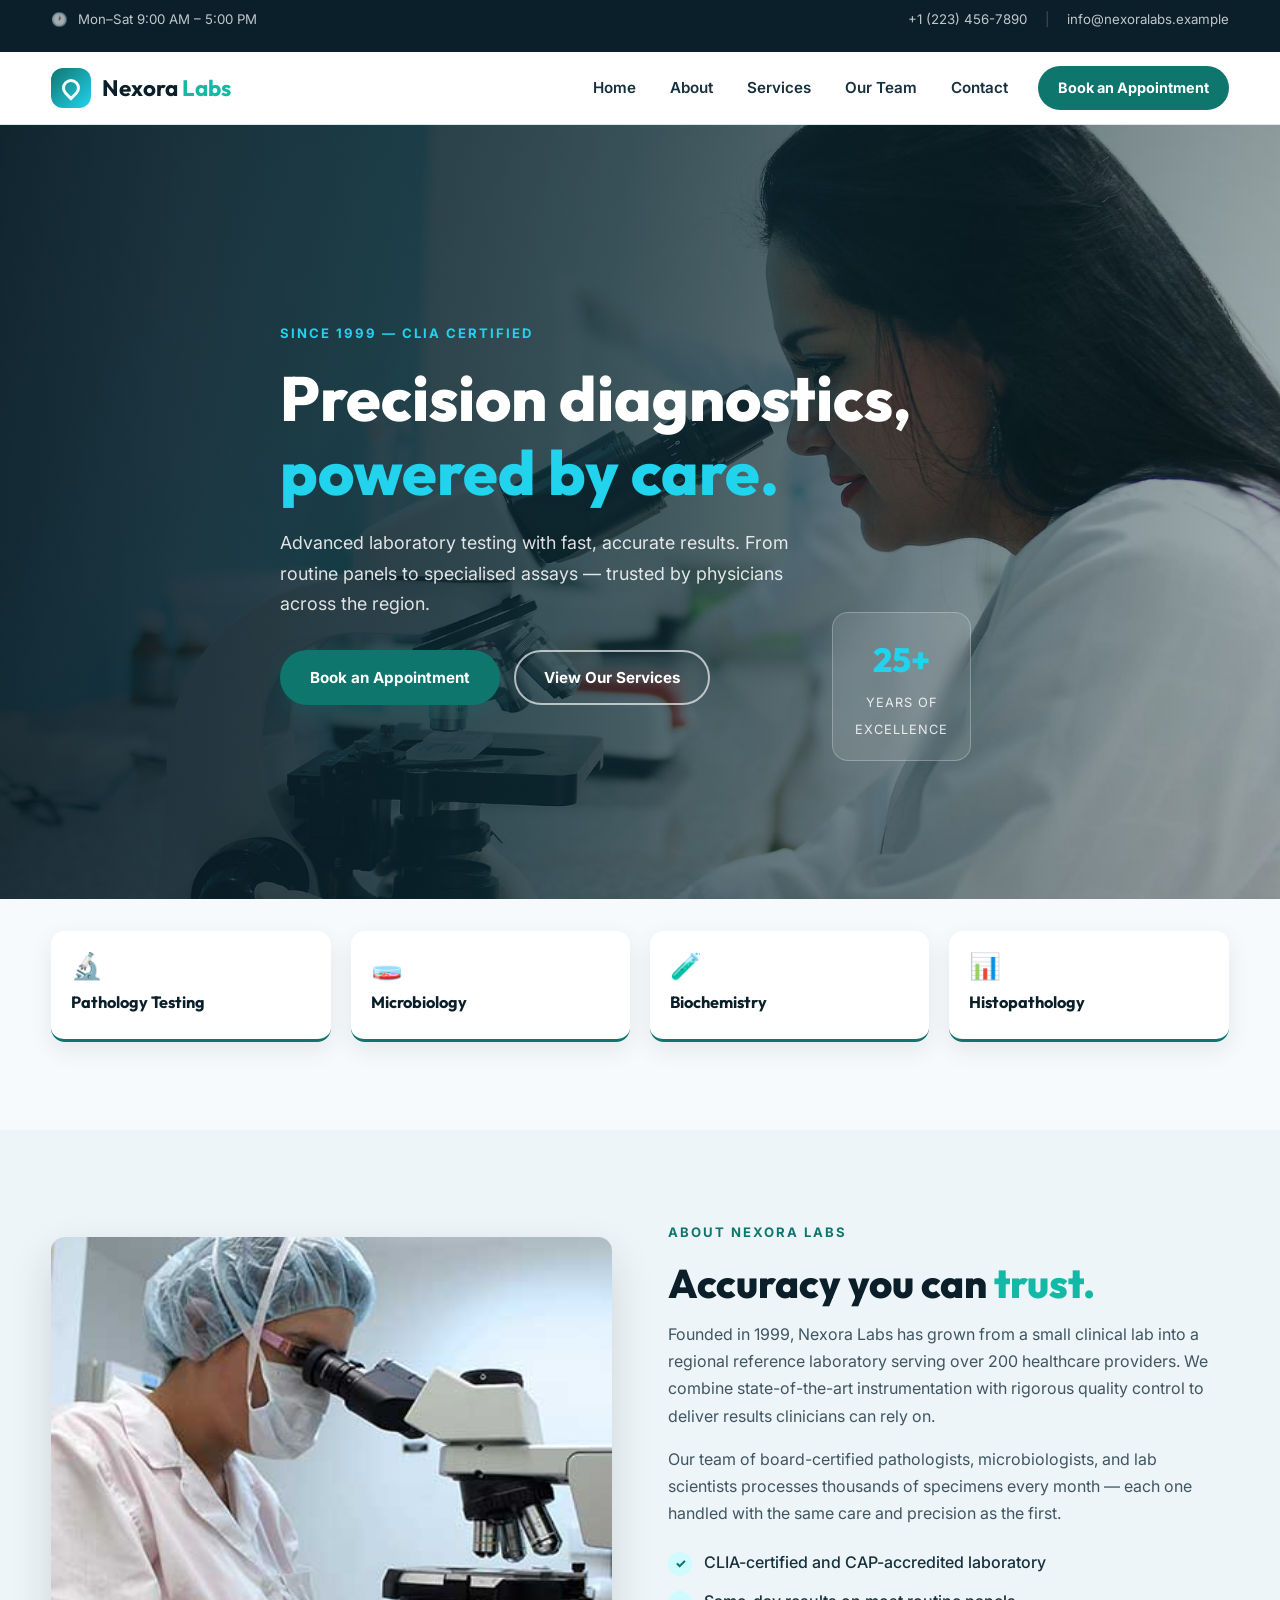
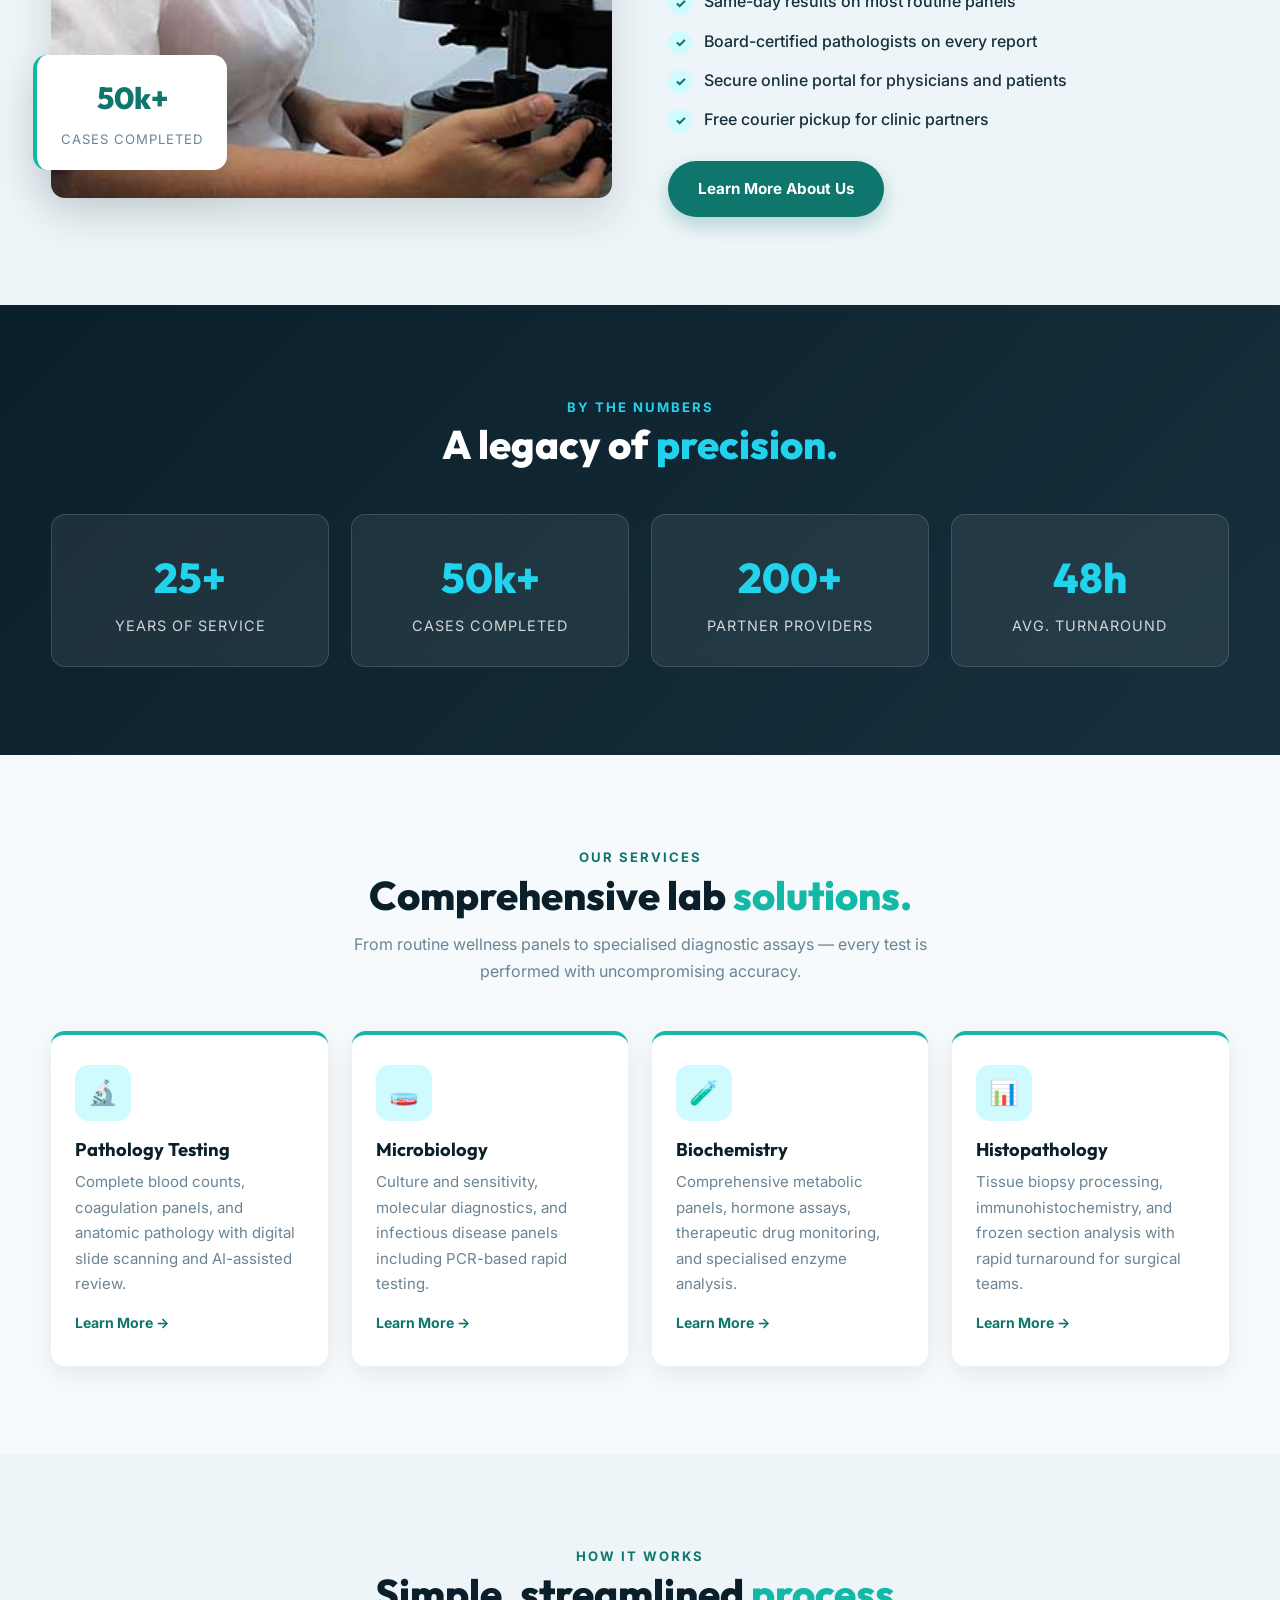
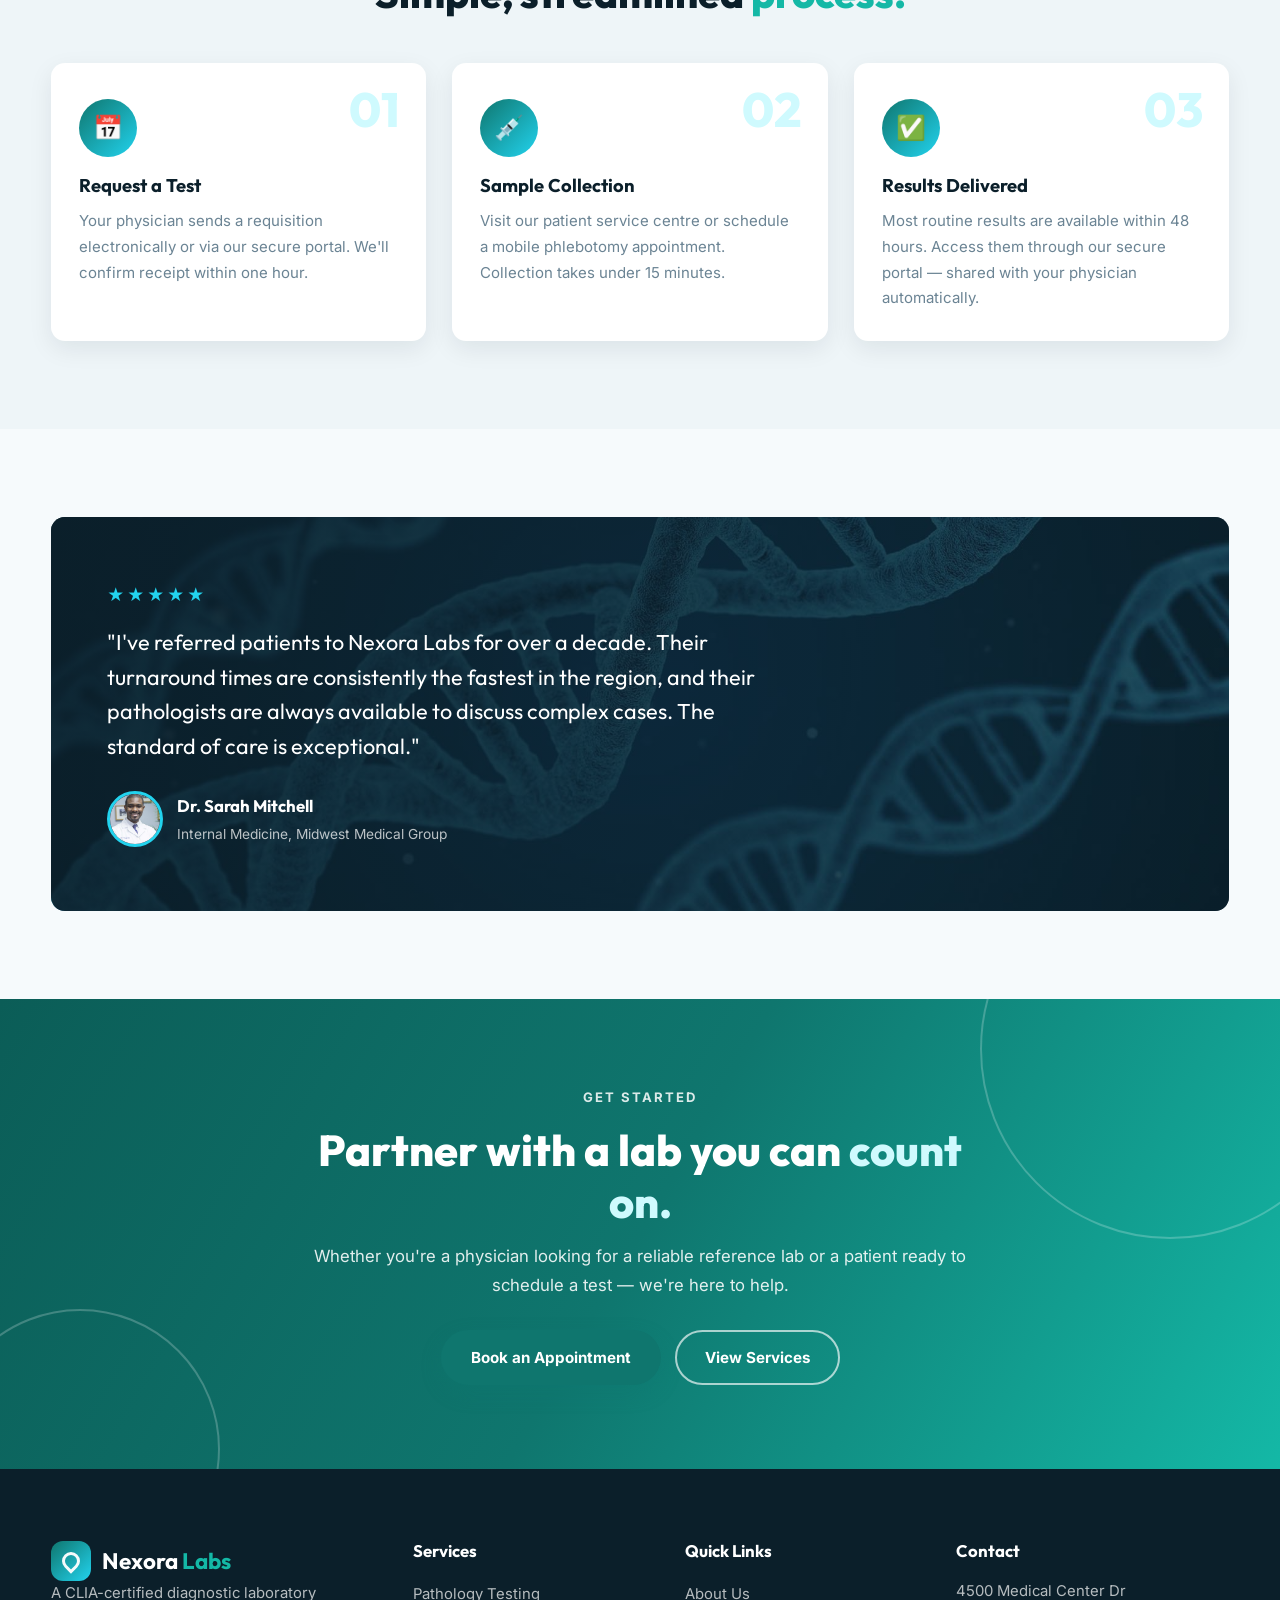
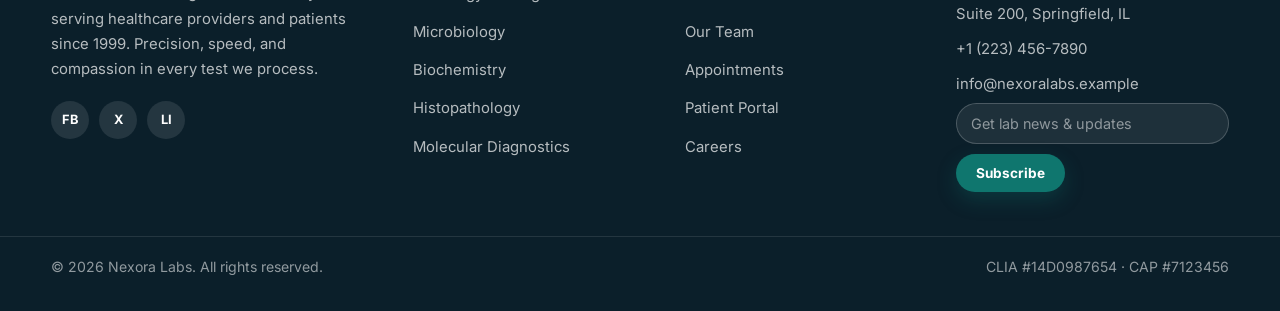
<file: index.html>
<!DOCTYPE html>
<html lang="en">
<head>
  <meta charset="UTF-8">
  <meta name="viewport" content="width=device-width, initial-scale=1.0">
  <title>Nexora Labs — Precision Diagnostic Laboratory</title>
  <meta name="description" content="Nexora Labs: a modern diagnostic laboratory combining precision technology with compassionate care. Pathology, microbiology, biochemistry and histopathology testing.">
  <link rel="icon" href="data:image/svg+xml,%3Csvg xmlns='http://www.w3.org/2000/svg' viewBox='0 0 64 64'%3E%3Crect x='8' y='14' width='48' height='36' rx='4' fill='%230f766e'/%3E%3Cpath d='M20 20 v24 M26 26 v12 M32 22 v20 M38 24 v16 M44 28 v8' stroke='%23cffafe' stroke-width='2' stroke-linecap='round'/%3E%3C/svg%3E">
  <link rel="preconnect" href="https://fonts.googleapis.com">
  <link rel="preconnect" href="https://fonts.gstatic.com" crossorigin>
  <link href="https://fonts.googleapis.com/css2?family=Outfit:wght@400;600;700;800&family=Inter:wght@400;500;600;700;800&display=swap" rel="stylesheet">
  <link rel="stylesheet" href="assets/css/style.css">
</head>
<body>
  <a class="skip-link" href="#main">Skip to content</a>
  <div class="topbar">
    <div class="container topbar-inner">
      <p class="topbar-item"><span class="topbar-icon">🕐</span> Mon–Sat 9:00 AM – 5:00 PM</p>
      <p class="topbar-item topbar-links">
        <a href="tel:+12234567890">+1 (223) 456-7890</a>
        <span style="opacity:0.3">|</span>
        <a href="mailto:info@nexoralabs.example">info@nexoralabs.example</a>
      </p>
    </div>
  </div>
  <header class="site-header" id="top">
    <div class="container nav-wrap">
      <a href="index.html" class="brand">
        <span class="brand-mark" aria-hidden="true"></span>
        <span class="brand-text">Nexora <span>Labs</span></span>
      </a>
      <button class="nav-toggle" aria-label="Toggle menu" aria-expanded="false" aria-controls="site-nav">☰</button>
      <nav class="nav-links" id="site-nav" aria-label="Primary">
        <a href="index.html" class="nav-link">Home</a>
        <a href="about.html" class="nav-link">About</a>
        <a href="services.html" class="nav-link">Services</a>
        <a href="team.html" class="nav-link">Our Team</a>
        <a href="contact.html" class="nav-link">Contact</a>
        <a href="contact.html" class="nav-cta">Book an Appointment</a>
      </nav>
    </div>
  </header>
  <main id="main">
    <section class="hero" id="hero">
      <div class="hero-bg">
        <img src="assets/img/img-hero-1.jpg" alt="" class="active">
        <img src="assets/img/img-hero-2.jpg" alt="">
      </div>
      <div class="hero-shade"></div>
      <div class="container hero-copy">
        <p class="eyebrow">Since 1999 — CLIA Certified</p>
        <h1 class="hero-title">Precision diagnostics, <em>powered by care.</em></h1>
        <p class="hero-sub">Advanced laboratory testing with fast, accurate results. From routine panels to specialised assays — trusted by physicians across the region.</p>
        <div class="hero-actions">
          <a href="contact.html" class="btn btn-primary">Book an Appointment</a>
          <a href="services.html" class="btn btn-ghost-light">View Our Services</a>
        </div>
        <div class="hero-badge">
          <span class="hero-badge-num">25+</span>
          <span class="hero-badge-label">Years of<br>Excellence</span>
        </div>
      </div>
    </section>
    <section class="section">
      <div class="container">
        <div class="ribbon reveal">
          <div class="ribbon-item"><span class="ribbon-icon" aria-hidden="true">🔬</span><span class="ribbon-label">Pathology Testing</span></div>
          <div class="ribbon-item"><span class="ribbon-icon" aria-hidden="true">🧫</span><span class="ribbon-label">Microbiology</span></div>
          <div class="ribbon-item"><span class="ribbon-icon" aria-hidden="true">🧪</span><span class="ribbon-label">Biochemistry</span></div>
          <div class="ribbon-item"><span class="ribbon-icon" aria-hidden="true">📊</span><span class="ribbon-label">Histopathology</span></div>
        </div>
      </div>
    </section>
    <section class="section section-mist">
      <div class="container">
        <div class="split reveal">
          <div class="split-img">
            <img src="assets/img/img-about-1.jpg" alt="Lab technician at work" class="split-photo">
            <div class="split-badge">
              <span class="split-badge-num">50k+</span>
              <span class="split-badge-label">Cases Completed</span>
            </div>
          </div>
          <div class="split-copy">
            <p class="eyebrow">About Nexora Labs</p>
            <h2 class="section-title">Accuracy you can <em>trust.</em></h2>
            <p>Founded in 1999, Nexora Labs has grown from a small clinical lab into a regional reference laboratory serving over 200 healthcare providers. We combine state-of-the-art instrumentation with rigorous quality control to deliver results clinicians can rely on.</p>
            <p>Our team of board-certified pathologists, microbiologists, and lab scientists processes thousands of specimens every month — each one handled with the same care and precision as the first.</p>
            <ul class="check-list">
              <li>CLIA-certified and CAP-accredited laboratory</li>
              <li>Same-day results on most routine panels</li>
              <li>Board-certified pathologists on every report</li>
              <li>Secure online portal for physicians and patients</li>
              <li>Free courier pickup for clinic partners</li>
            </ul>
            <a href="about.html" class="btn btn-primary">Learn More About Us</a>
          </div>
        </div>
      </div>
    </section>
    <section class="section section-deep">
      <div class="container">
        <div class="section-head on-dark reveal">
          <p class="eyebrow">By the numbers</p>
          <h2 class="section-title">A legacy of <em>precision.</em></h2>
        </div>
        <div class="stat-band reveal">
          <div class="stat"><span class="stat-num">25+</span><span class="stat-label">Years of Service</span></div>
          <div class="stat"><span class="stat-num">50k+</span><span class="stat-label">Cases Completed</span></div>
          <div class="stat"><span class="stat-num">200+</span><span class="stat-label">Partner Providers</span></div>
          <div class="stat"><span class="stat-num">48h</span><span class="stat-label">Avg. Turnaround</span></div>
        </div>
      </div>
    </section>
    <section class="section">
      <div class="container">
        <div class="section-head reveal">
          <p class="eyebrow">Our services</p>
          <h2 class="section-title">Comprehensive lab <em>solutions.</em></h2>
          <p>From routine wellness panels to specialised diagnostic assays — every test is performed with uncompromising accuracy.</p>
        </div>
        <div class="service-grid">
          <article class="service-card reveal">
            <div class="service-ico" aria-hidden="true">🔬</div>
            <h3 class="service-name">Pathology Testing</h3>
            <p class="service-desc">Complete blood counts, coagulation panels, and anatomic pathology with digital slide scanning and AI-assisted review.</p>
            <a href="services.html" class="service-more">Learn More →</a>
          </article>
          <article class="service-card reveal">
            <div class="service-ico" aria-hidden="true">🧫</div>
            <h3 class="service-name">Microbiology</h3>
            <p class="service-desc">Culture and sensitivity, molecular diagnostics, and infectious disease panels including PCR-based rapid testing.</p>
            <a href="services.html" class="service-more">Learn More →</a>
          </article>
          <article class="service-card reveal">
            <div class="service-ico" aria-hidden="true">🧪</div>
            <h3 class="service-name">Biochemistry</h3>
            <p class="service-desc">Comprehensive metabolic panels, hormone assays, therapeutic drug monitoring, and specialised enzyme analysis.</p>
            <a href="services.html" class="service-more">Learn More →</a>
          </article>
          <article class="service-card reveal">
            <div class="service-ico" aria-hidden="true">📊</div>
            <h3 class="service-name">Histopathology</h3>
            <p class="service-desc">Tissue biopsy processing, immunohistochemistry, and frozen section analysis with rapid turnaround for surgical teams.</p>
            <a href="services.html" class="service-more">Learn More →</a>
          </article>
        </div>
      </div>
    </section>
    <section class="section section-mist">
      <div class="container">
        <div class="section-head reveal">
          <p class="eyebrow">How it works</p>
          <h2 class="section-title">Simple, streamlined <em>process.</em></h2>
        </div>
        <div class="steps-grid">
          <article class="step-card reveal">
            <span class="step-num" aria-hidden="true">01</span>
            <div class="step-ico" aria-hidden="true">📅</div>
            <h3>Request a Test</h3>
            <p>Your physician sends a requisition electronically or via our secure portal. We'll confirm receipt within one hour.</p>
          </article>
          <article class="step-card reveal">
            <span class="step-num" aria-hidden="true">02</span>
            <div class="step-ico" aria-hidden="true">💉</div>
            <h3>Sample Collection</h3>
            <p>Visit our patient service centre or schedule a mobile phlebotomy appointment. Collection takes under 15 minutes.</p>
          </article>
          <article class="step-card reveal">
            <span class="step-num" aria-hidden="true">03</span>
            <div class="step-ico" aria-hidden="true">✅</div>
            <h3>Results Delivered</h3>
            <p>Most routine results are available within 48 hours. Access them through our secure portal — shared with your physician automatically.</p>
          </article>
        </div>
      </div>
    </section>
    <section class="section">
      <div class="container">
        <div class="tst-wrap reveal">
          <img src="assets/img/img-testimonial.jpg" alt="" loading="lazy">
          <div class="tst-shade">
            <div class="tst-stars" aria-label="5 stars">★★★★★</div>
            <p class="tst-quote">"I've referred patients to Nexora Labs for over a decade. Their turnaround times are consistently the fastest in the region, and their pathologists are always available to discuss complex cases. The standard of care is exceptional."</p>
            <div class="tst-author">
              <img src="assets/img/img-team-1.jpg" alt="Dr. Sarah M." class="tst-avatar">
              <div>
                <strong class="tst-name">Dr. Sarah Mitchell</strong>
                <span class="tst-role">Internal Medicine, Midwest Medical Group</span>
              </div>
            </div>
          </div>
        </div>
      </div>
    </section>
    <section class="cta-section">
      <div class="container cta-inner reveal">
        <p class="eyebrow">Get started</p>
        <h2 class="cta-title">Partner with a lab you can <em>count on.</em></h2>
        <p class="cta-sub">Whether you're a physician looking for a reliable reference lab or a patient ready to schedule a test — we're here to help.</p>
        <div class="cta-actions">
          <a href="contact.html" class="btn btn-primary">Book an Appointment</a>
          <a href="services.html" class="btn btn-ghost-light">View Services</a>
        </div>
      </div>
    </section>
  </main>
  <footer class="site-footer">
    <div class="container footer-grid">
      <div class="footer-col">
        <a href="index.html" class="brand footer-brand">
          <span class="brand-mark" aria-hidden="true"></span>
          <span class="brand-text">Nexora <span>Labs</span></span>
        </a>
        <p>A CLIA-certified diagnostic laboratory serving healthcare providers and patients since 1999. Precision, speed, and compassion in every test we process.</p>
        <div class="footer-social">
          <a href="https://facebook.com" target="_blank" rel="noopener" aria-label="Facebook">FB</a>
          <a href="https://twitter.com" target="_blank" rel="noopener" aria-label="Twitter">X</a>
          <a href="https://linkedin.com" target="_blank" rel="noopener" aria-label="LinkedIn">LI</a>
        </div>
      </div>
      <div class="footer-col">
        <h3>Services</h3>
        <ul class="footer-links">
          <li><a href="services.html">Pathology Testing</a></li>
          <li><a href="services.html">Microbiology</a></li>
          <li><a href="services.html">Biochemistry</a></li>
          <li><a href="services.html">Histopathology</a></li>
          <li><a href="services.html">Molecular Diagnostics</a></li>
        </ul>
      </div>
      <div class="footer-col">
        <h3>Quick Links</h3>
        <ul class="footer-links">
          <li><a href="about.html">About Us</a></li>
          <li><a href="team.html">Our Team</a></li>
          <li><a href="contact.html">Appointments</a></li>
          <li><a href="contact.html">Patient Portal</a></li>
          <li><a href="404.html">Careers</a></li>
        </ul>
      </div>
      <div class="footer-col">
        <h3>Contact</h3>
        <ul class="footer-links footer-contact">
          <li>4500 Medical Center Dr<br>Suite 200, Springfield, IL</li>
          <li><a href="tel:+12234567890">+1 (223) 456-7890</a></li>
          <li><a href="mailto:info@nexoralabs.example">info@nexoralabs.example</a></li>
        </ul>
        <form class="newsletter" data-form novalidate>
          <label for="nl-email" class="sr-only">Email for lab updates</label>
          <input id="nl-email" type="email" name="email" placeholder="Get lab news &amp; updates" required>
          <button type="submit" class="btn btn-primary btn-sm">Subscribe</button>
          <p class="form-msg form-ok">✓ You're subscribed.</p>
          <p class="form-msg form-err">⚠ Please enter a valid email address.</p>
        </form>
      </div>
    </div>
    <div class="footer-bottom">
      <div class="container">
        <p>© <span data-year>2026</span> Nexora Labs. All rights reserved.</p>
        <p>CLIA #14D0987654 · CAP #7123456</p>
      </div>
    </div>
  </footer>
  <button class="back-to-top" aria-label="Back to top">↑</button>
  <script src="assets/js/main.js"></script>
</body>
</html>
</file>
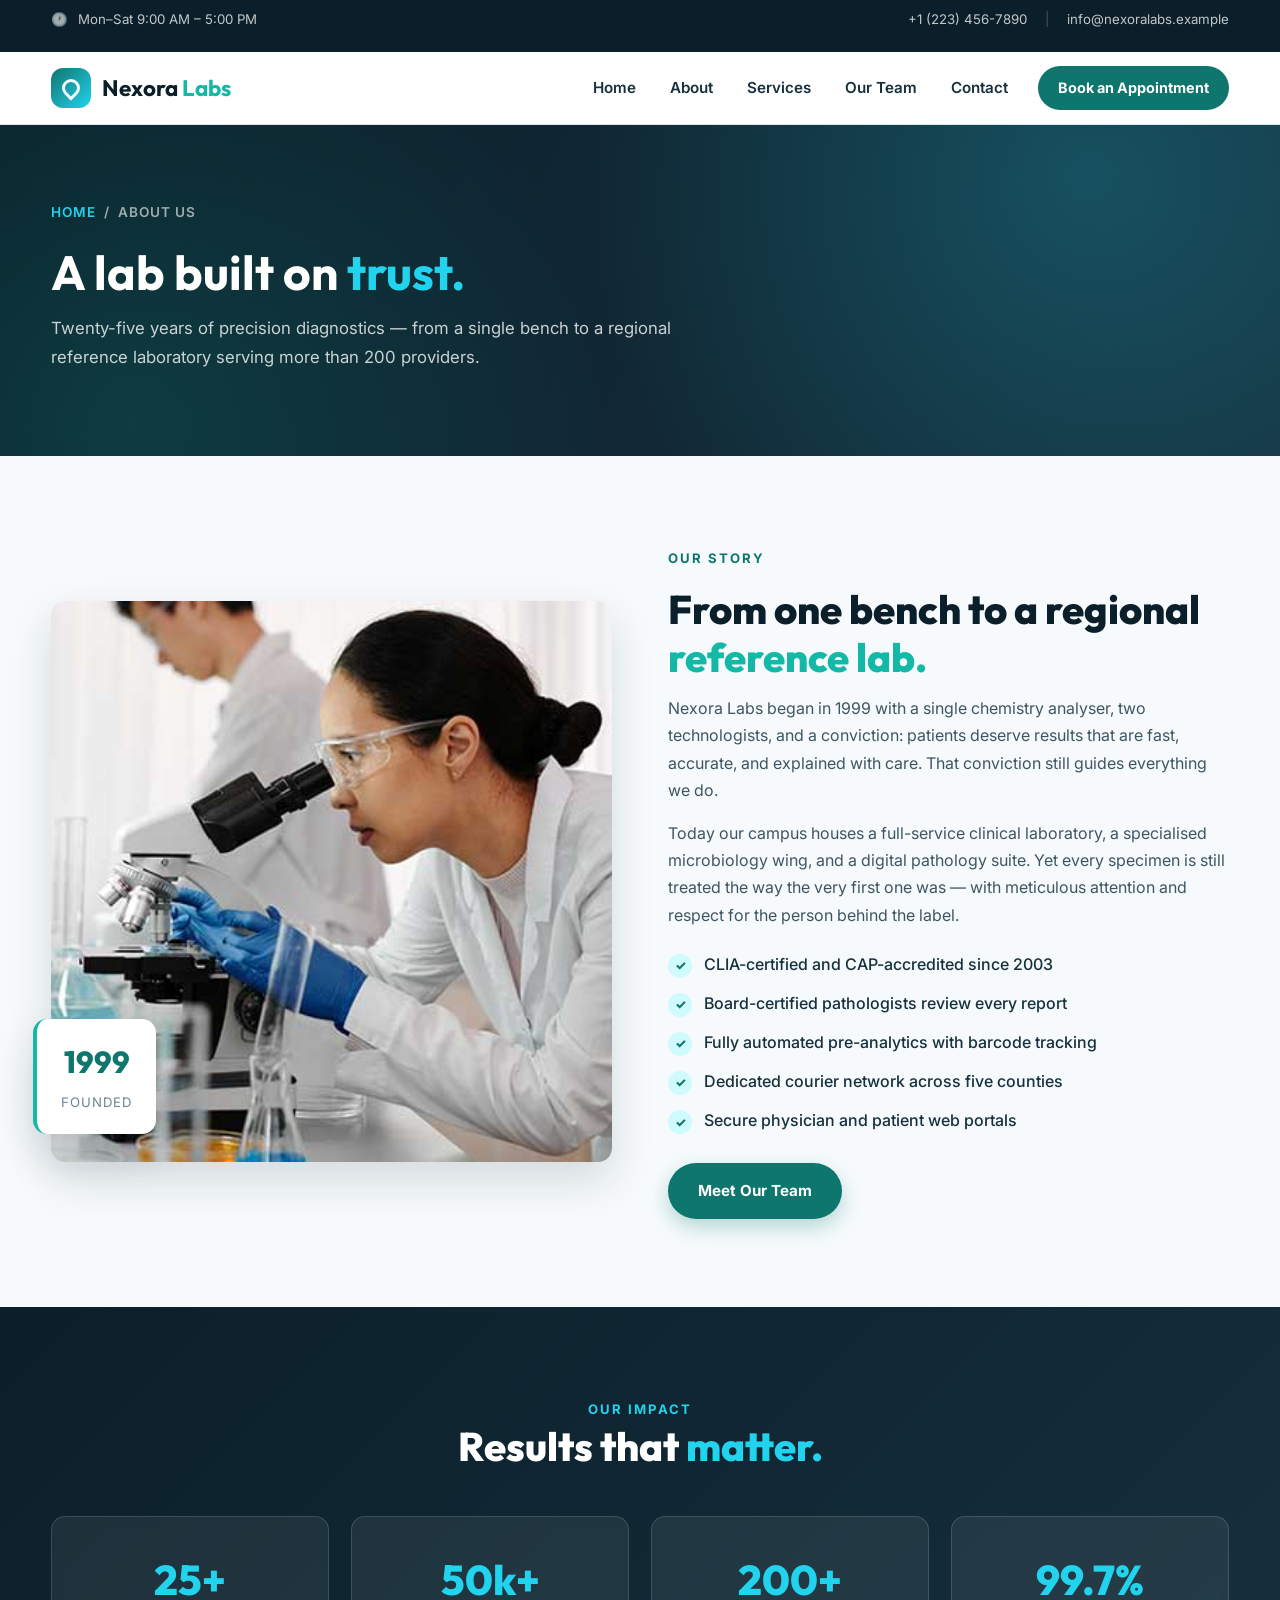
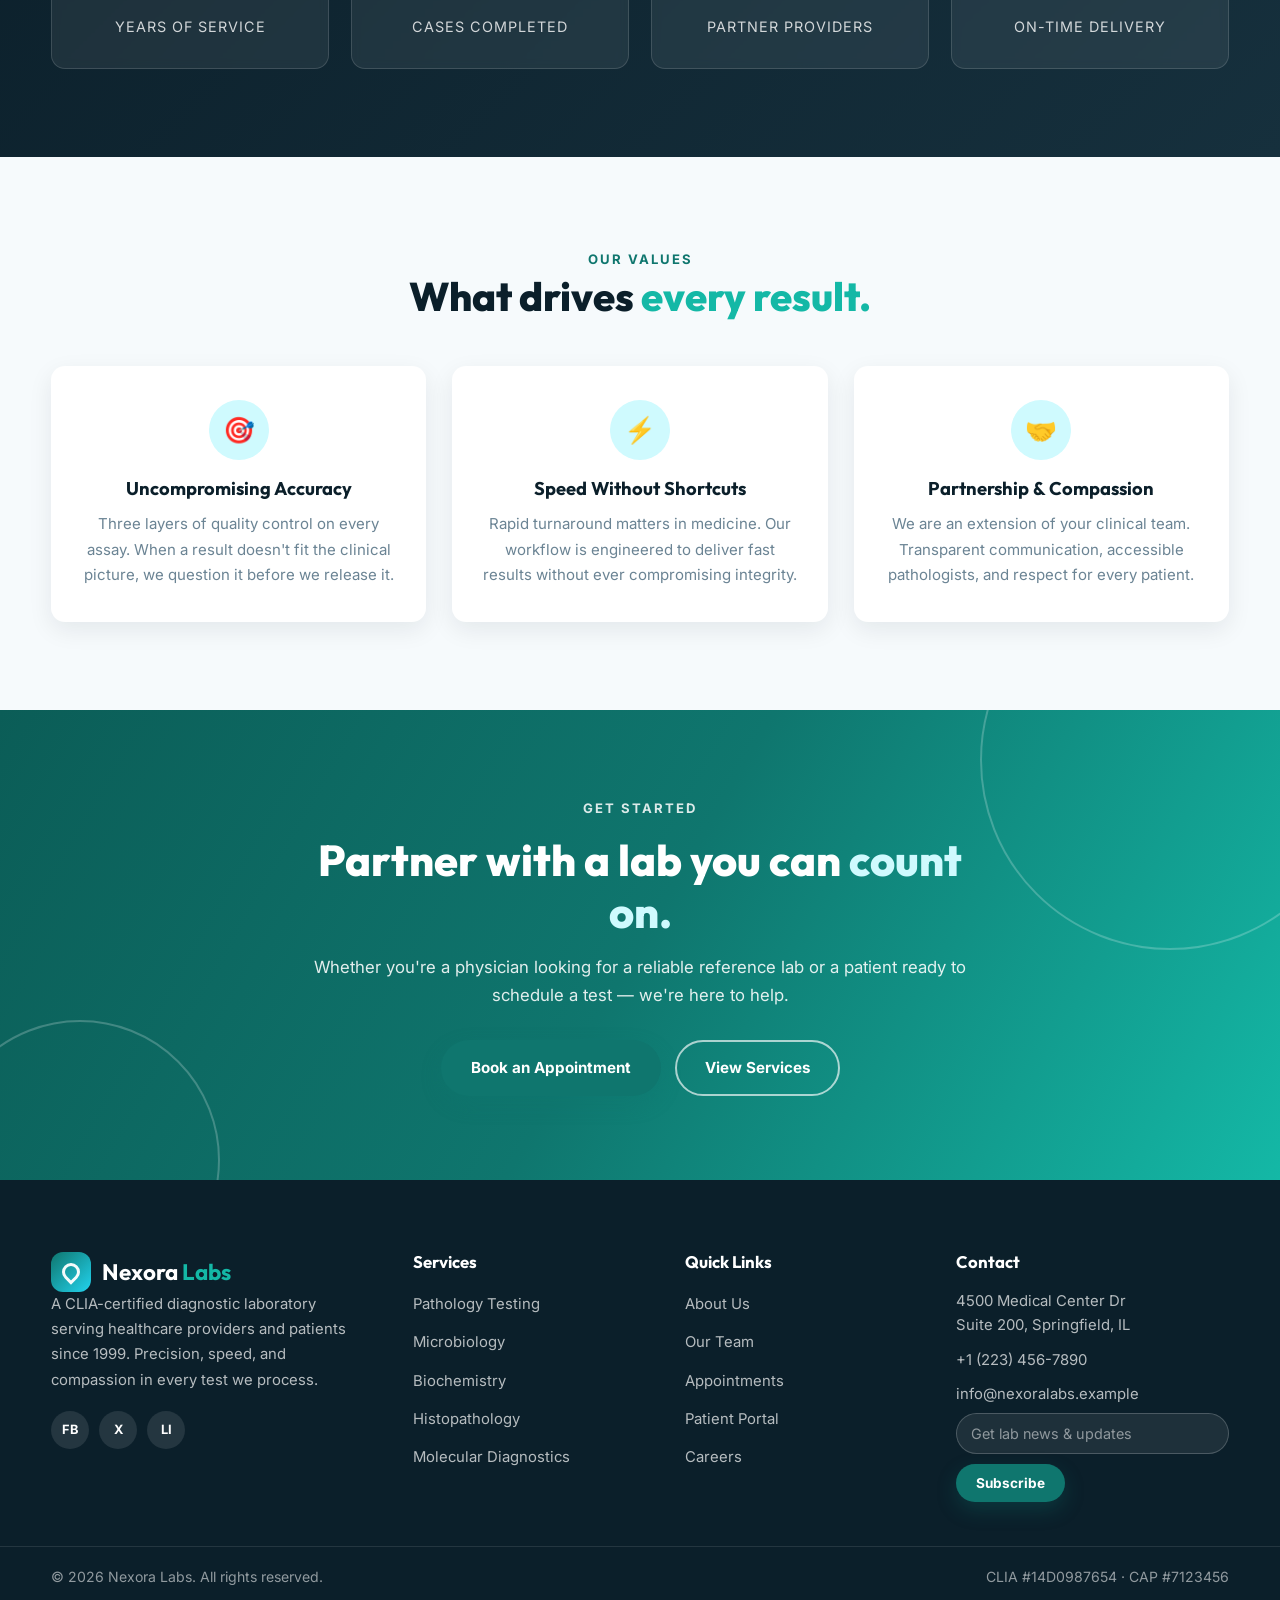
<file: about.html>
<!DOCTYPE html>
<html lang="en">
<head>
  <meta charset="UTF-8">
  <meta name="viewport" content="width=device-width, initial-scale=1.0">
  <title>About Us — Nexora Labs</title>
  <meta name="description" content="Learn about Nexora Labs: 25 years of precision diagnostics, our quality commitments, accreditations, and the values that drive every result.">
  <link rel="icon" href="data:image/svg+xml,%3Csvg xmlns='http://www.w3.org/2000/svg' viewBox='0 0 64 64'%3E%3Crect x='8' y='14' width='48' height='36' rx='4' fill='%230f766e'/%3E%3Cpath d='M20 20 v24 M26 26 v12 M32 22 v20 M38 24 v16 M44 28 v8' stroke='%23cffafe' stroke-width='2' stroke-linecap='round'/%3E%3C/svg%3E">
  <link rel="preconnect" href="https://fonts.googleapis.com">
  <link rel="preconnect" href="https://fonts.gstatic.com" crossorigin>
  <link href="https://fonts.googleapis.com/css2?family=Outfit:wght@400;600;700;800&family=Inter:wght@400;500;600;700;800&display=swap" rel="stylesheet">
  <link rel="stylesheet" href="assets/css/style.css">
</head>
<body>
  <a class="skip-link" href="#main">Skip to content</a>
  <div class="topbar">
    <div class="container topbar-inner">
      <p class="topbar-item"><span class="topbar-icon">🕐</span> Mon–Sat 9:00 AM – 5:00 PM</p>
      <p class="topbar-item topbar-links">
        <a href="tel:+12234567890">+1 (223) 456-7890</a>
        <span style="opacity:0.3">|</span>
        <a href="mailto:info@nexoralabs.example">info@nexoralabs.example</a>
      </p>
    </div>
  </div>
  <header class="site-header" id="top">
    <div class="container nav-wrap">
      <a href="index.html" class="brand">
        <span class="brand-mark" aria-hidden="true"></span>
        <span class="brand-text">Nexora <span>Labs</span></span>
      </a>
      <button class="nav-toggle" aria-label="Toggle menu" aria-expanded="false" aria-controls="site-nav">☰</button>
      <nav class="nav-links" id="site-nav" aria-label="Primary">
        <a href="index.html" class="nav-link">Home</a>
        <a href="about.html" class="nav-link">About</a>
        <a href="services.html" class="nav-link">Services</a>
        <a href="team.html" class="nav-link">Our Team</a>
        <a href="contact.html" class="nav-link">Contact</a>
        <a href="contact.html" class="nav-cta">Book an Appointment</a>
      </nav>
    </div>
  </header>
  <main id="main">
    <section class="page-banner">
      <div class="container">
        <nav class="crumb" aria-label="Breadcrumb"><a href="index.html">Home</a> / <span>About Us</span></nav>
        <h1>A lab built on <em>trust.</em></h1>
        <p>Twenty-five years of precision diagnostics — from a single bench to a regional reference laboratory serving more than 200 providers.</p>
      </div>
    </section>
    <section class="section">
      <div class="container">
        <div class="split reveal">
          <div class="split-img">
            <img src="assets/img/img-about-2.jpg" alt="Laboratory instrument analysis" class="split-photo">
            <div class="split-badge">
              <span class="split-badge-num">1999</span>
              <span class="split-badge-label">Founded</span>
            </div>
          </div>
          <div class="split-copy">
            <p class="eyebrow">Our story</p>
            <h2 class="section-title">From one bench to a regional <em>reference lab.</em></h2>
            <p>Nexora Labs began in 1999 with a single chemistry analyser, two technologists, and a conviction: patients deserve results that are fast, accurate, and explained with care. That conviction still guides everything we do.</p>
            <p>Today our campus houses a full-service clinical laboratory, a specialised microbiology wing, and a digital pathology suite. Yet every specimen is still treated the way the very first one was — with meticulous attention and respect for the person behind the label.</p>
            <ul class="check-list">
              <li>CLIA-certified and CAP-accredited since 2003</li>
              <li>Board-certified pathologists review every report</li>
              <li>Fully automated pre-analytics with barcode tracking</li>
              <li>Dedicated courier network across five counties</li>
              <li>Secure physician and patient web portals</li>
            </ul>
            <a href="team.html" class="btn btn-primary">Meet Our Team</a>
          </div>
        </div>
      </div>
    </section>
    <section class="section section-deep">
      <div class="container">
        <div class="section-head on-dark reveal">
          <p class="eyebrow">Our impact</p>
          <h2 class="section-title">Results that <em>matter.</em></h2>
        </div>
        <div class="stat-band reveal">
          <div class="stat"><span class="stat-num">25+</span><span class="stat-label">Years of Service</span></div>
          <div class="stat"><span class="stat-num">50k+</span><span class="stat-label">Cases Completed</span></div>
          <div class="stat"><span class="stat-num">200+</span><span class="stat-label">Partner Providers</span></div>
          <div class="stat"><span class="stat-num">99.7%</span><span class="stat-label">On-Time Delivery</span></div>
        </div>
      </div>
    </section>
    <section class="section">
      <div class="container">
        <div class="section-head reveal">
          <p class="eyebrow">Our values</p>
          <h2 class="section-title">What drives <em>every result.</em></h2>
        </div>
        <div class="value-grid">
          <article class="value-card reveal">
            <div class="value-ico" aria-hidden="true">🎯</div>
            <h3>Uncompromising Accuracy</h3>
            <p>Three layers of quality control on every assay. When a result doesn't fit the clinical picture, we question it before we release it.</p>
          </article>
          <article class="value-card reveal">
            <div class="value-ico" aria-hidden="true">⚡</div>
            <h3>Speed Without Shortcuts</h3>
            <p>Rapid turnaround matters in medicine. Our workflow is engineered to deliver fast results without ever compromising integrity.</p>
          </article>
          <article class="value-card reveal">
            <div class="value-ico" aria-hidden="true">🤝</div>
            <h3>Partnership &amp; Compassion</h3>
            <p>We are an extension of your clinical team. Transparent communication, accessible pathologists, and respect for every patient.</p>
          </article>
        </div>
      </div>
    </section>
    <section class="cta-section">
      <div class="container cta-inner reveal">
        <p class="eyebrow">Get started</p>
        <h2 class="cta-title">Partner with a lab you can <em>count on.</em></h2>
        <p class="cta-sub">Whether you're a physician looking for a reliable reference lab or a patient ready to schedule a test — we're here to help.</p>
        <div class="cta-actions">
          <a href="contact.html" class="btn btn-primary">Book an Appointment</a>
          <a href="services.html" class="btn btn-ghost-light">View Services</a>
        </div>
      </div>
    </section>
  </main>
  <footer class="site-footer">
    <div class="container footer-grid">
      <div class="footer-col">
        <a href="index.html" class="brand footer-brand">
          <span class="brand-mark" aria-hidden="true"></span>
          <span class="brand-text">Nexora <span>Labs</span></span>
        </a>
        <p>A CLIA-certified diagnostic laboratory serving healthcare providers and patients since 1999. Precision, speed, and compassion in every test we process.</p>
        <div class="footer-social">
          <a href="https://facebook.com" target="_blank" rel="noopener" aria-label="Facebook">FB</a>
          <a href="https://twitter.com" target="_blank" rel="noopener" aria-label="Twitter">X</a>
          <a href="https://linkedin.com" target="_blank" rel="noopener" aria-label="LinkedIn">LI</a>
        </div>
      </div>
      <div class="footer-col">
        <h3>Services</h3>
        <ul class="footer-links">
          <li><a href="services.html">Pathology Testing</a></li>
          <li><a href="services.html">Microbiology</a></li>
          <li><a href="services.html">Biochemistry</a></li>
          <li><a href="services.html">Histopathology</a></li>
          <li><a href="services.html">Molecular Diagnostics</a></li>
        </ul>
      </div>
      <div class="footer-col">
        <h3>Quick Links</h3>
        <ul class="footer-links">
          <li><a href="about.html">About Us</a></li>
          <li><a href="team.html">Our Team</a></li>
          <li><a href="contact.html">Appointments</a></li>
          <li><a href="contact.html">Patient Portal</a></li>
          <li><a href="404.html">Careers</a></li>
        </ul>
      </div>
      <div class="footer-col">
        <h3>Contact</h3>
        <ul class="footer-links footer-contact">
          <li>4500 Medical Center Dr<br>Suite 200, Springfield, IL</li>
          <li><a href="tel:+12234567890">+1 (223) 456-7890</a></li>
          <li><a href="mailto:info@nexoralabs.example">info@nexoralabs.example</a></li>
        </ul>
        <form class="newsletter" data-form novalidate>
          <label for="nl-email" class="sr-only">Email for lab updates</label>
          <input id="nl-email" type="email" name="email" placeholder="Get lab news &amp; updates" required>
          <button type="submit" class="btn btn-primary btn-sm">Subscribe</button>
          <p class="form-msg form-ok">✓ You're subscribed.</p>
          <p class="form-msg form-err">⚠ Please enter a valid email address.</p>
        </form>
      </div>
    </div>
    <div class="footer-bottom">
      <div class="container">
        <p>© <span data-year>2026</span> Nexora Labs. All rights reserved.</p>
        <p>CLIA #14D0987654 · CAP #7123456</p>
      </div>
    </div>
  </footer>
  <button class="back-to-top" aria-label="Back to top">↑</button>
  <script src="assets/js/main.js"></script>
</body>
</html>
</file>
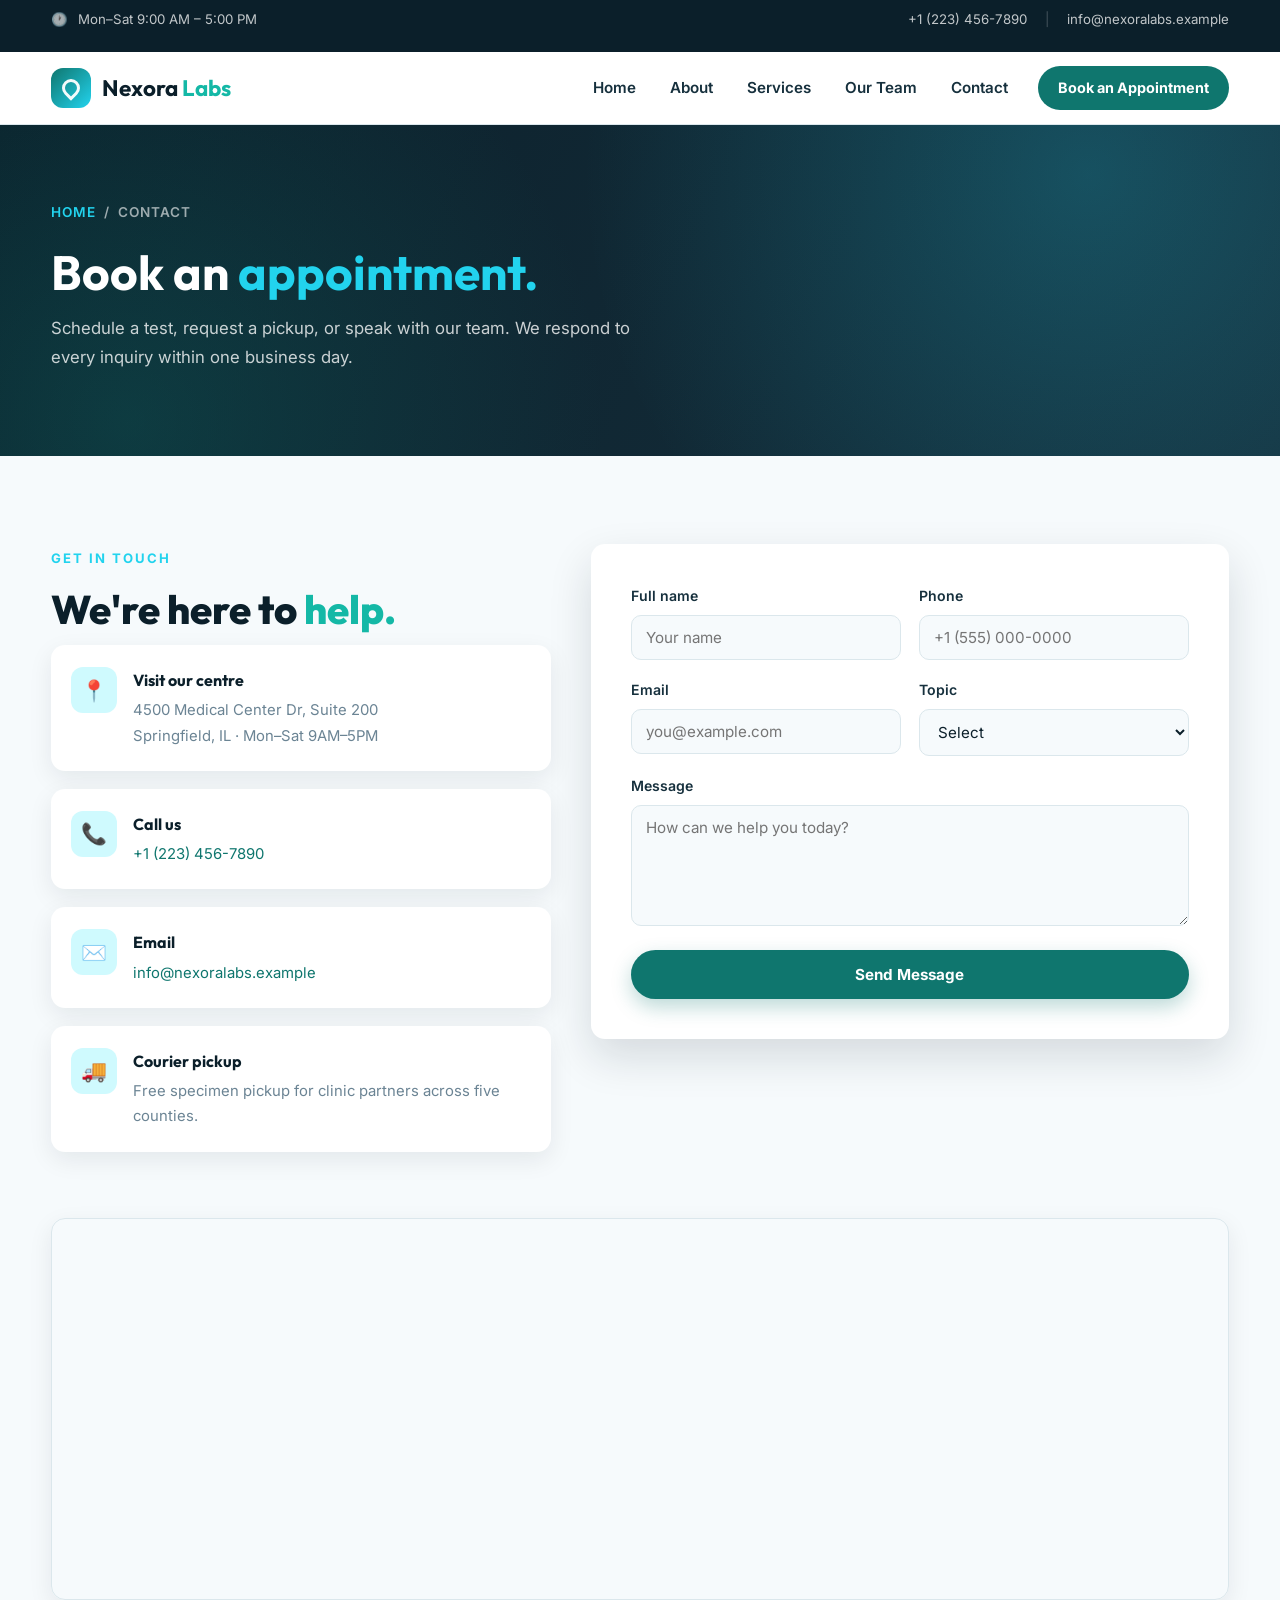
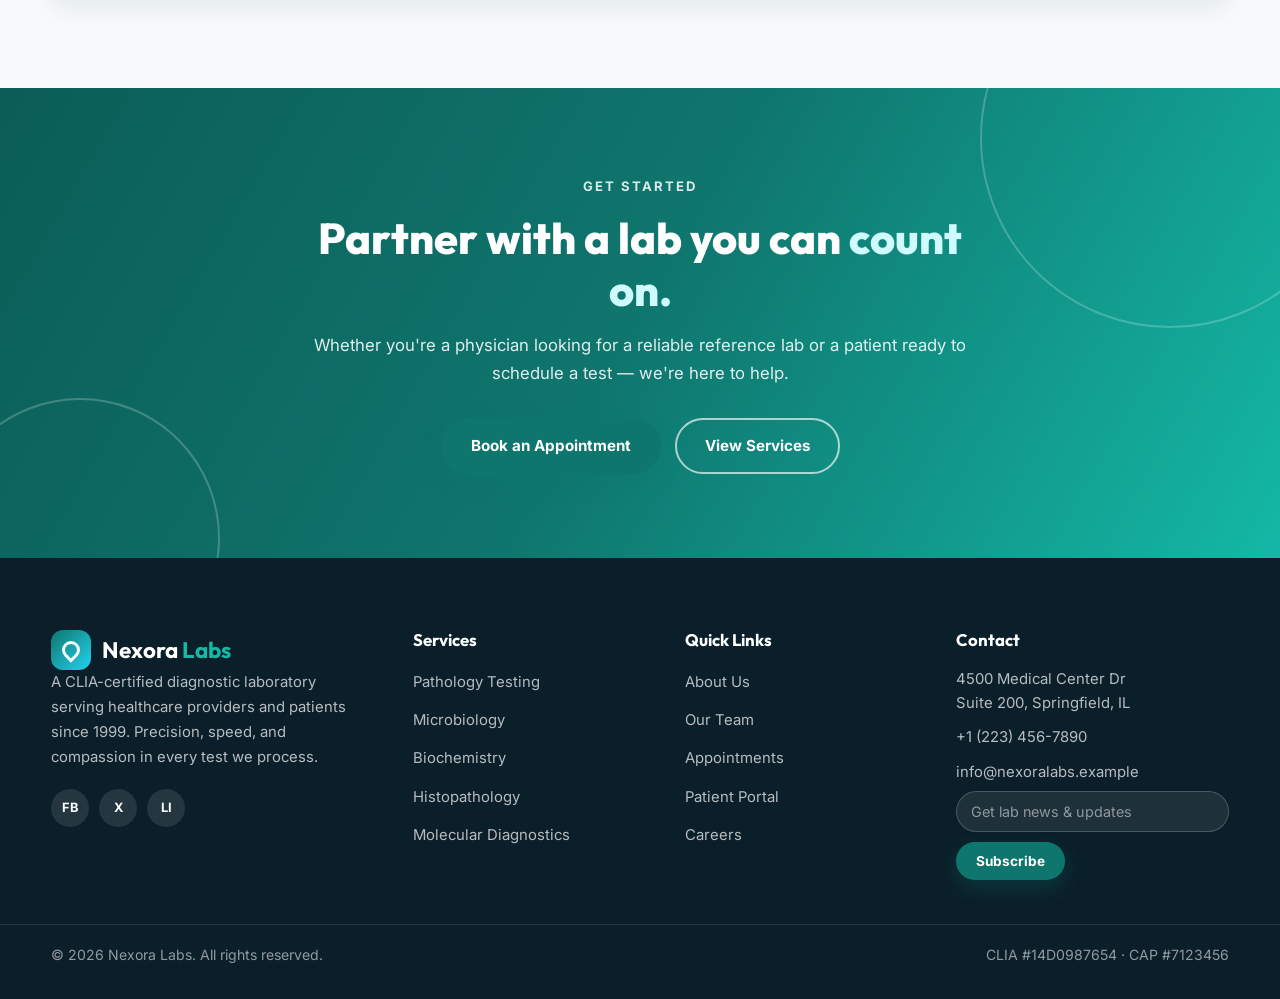
<file: contact.html>
<!DOCTYPE html>
<html lang="en">
<head>
  <meta charset="UTF-8">
  <meta name="viewport" content="width=device-width, initial-scale=1.0">
  <title>Contact &amp; Appointments — Nexora Labs</title>
  <meta name="description" content="Book a laboratory appointment at Nexora Labs. Call, email, or use our contact form for appointments, courier pickup, or physician inquiries.">
  <link rel="icon" href="data:image/svg+xml,%3Csvg xmlns='http://www.w3.org/2000/svg' viewBox='0 0 64 64'%3E%3Crect x='8' y='14' width='48' height='36' rx='4' fill='%230f766e'/%3E%3Cpath d='M20 20 v24 M26 26 v12 M32 22 v20 M38 24 v16 M44 28 v8' stroke='%23cffafe' stroke-width='2' stroke-linecap='round'/%3E%3C/svg%3E">
  <link rel="preconnect" href="https://fonts.googleapis.com">
  <link rel="preconnect" href="https://fonts.gstatic.com" crossorigin>
  <link href="https://fonts.googleapis.com/css2?family=Outfit:wght@400;600;700;800&family=Inter:wght@400;500;600;700;800&display=swap" rel="stylesheet">
  <link rel="stylesheet" href="assets/css/style.css">
</head>
<body>
  <a class="skip-link" href="#main">Skip to content</a>
  <div class="topbar">
    <div class="container topbar-inner">
      <p class="topbar-item"><span class="topbar-icon">🕐</span> Mon–Sat 9:00 AM – 5:00 PM</p>
      <p class="topbar-item topbar-links">
        <a href="tel:+12234567890">+1 (223) 456-7890</a>
        <span style="opacity:0.3">|</span>
        <a href="mailto:info@nexoralabs.example">info@nexoralabs.example</a>
      </p>
    </div>
  </div>
  <header class="site-header" id="top">
    <div class="container nav-wrap">
      <a href="index.html" class="brand">
        <span class="brand-mark" aria-hidden="true"></span>
        <span class="brand-text">Nexora <span>Labs</span></span>
      </a>
      <button class="nav-toggle" aria-label="Toggle menu" aria-expanded="false" aria-controls="site-nav">☰</button>
      <nav class="nav-links" id="site-nav" aria-label="Primary">
        <a href="index.html" class="nav-link">Home</a>
        <a href="about.html" class="nav-link">About</a>
        <a href="services.html" class="nav-link">Services</a>
        <a href="team.html" class="nav-link">Our Team</a>
        <a href="contact.html" class="nav-link">Contact</a>
        <a href="contact.html" class="nav-cta">Book an Appointment</a>
      </nav>
    </div>
  </header>
  <main id="main">
    <section class="page-banner">
      <div class="container">
        <nav class="crumb" aria-label="Breadcrumb"><a href="index.html">Home</a> / <span>Contact</span></nav>
        <h1>Book an <em>appointment.</em></h1>
        <p>Schedule a test, request a pickup, or speak with our team. We respond to every inquiry within one business day.</p>
      </div>
    </section>
    <section class="section">
      <div class="container">
        <div class="contact-grid">
          <div class="reveal">
            <p class="eyebrow">Get in touch</p>
            <h2 class="section-title">We're here to <em>help.</em></h2>
            <div class="info-list">
              <div class="info-item">
                <span class="info-ico" aria-hidden="true">📍</span>
                <div>
                  <strong>Visit our centre</strong>
                  <p>4500 Medical Center Dr, Suite 200<br>Springfield, IL · Mon–Sat 9AM–5PM</p>
                </div>
              </div>
              <div class="info-item">
                <span class="info-ico" aria-hidden="true">📞</span>
                <div>
                  <strong>Call us</strong>
                  <p><a href="tel:+12234567890">+1 (223) 456-7890</a></p>
                </div>
              </div>
              <div class="info-item">
                <span class="info-ico" aria-hidden="true">✉️</span>
                <div>
                  <strong>Email</strong>
                  <p><a href="mailto:info@nexoralabs.example">info@nexoralabs.example</a></p>
                </div>
              </div>
              <div class="info-item">
                <span class="info-ico" aria-hidden="true">🚚</span>
                <div>
                  <strong>Courier pickup</strong>
                  <p>Free specimen pickup for clinic partners across five counties.</p>
                </div>
              </div>
            </div>
          </div>
          <div class="reveal">
            <div class="form-wrap">
              <form class="reserve-form" data-form novalidate>
                <div class="form-field">
                  <label for="ct-name">Full name</label>
                  <input id="ct-name" type="text" name="name" placeholder="Your name" required>
                </div>
                <div class="form-field">
                  <label for="ct-phone">Phone</label>
                  <input id="ct-phone" type="tel" name="phone" placeholder="+1 (555) 000-0000" required>
                </div>
                <div class="form-field">
                  <label for="ct-email">Email</label>
                  <input id="ct-email" type="email" name="email" placeholder="you@example.com" required>
                </div>
                <div class="form-field">
                  <label for="ct-topic">Topic</label>
                  <select id="ct-topic" name="topic" required>
                    <option value="">Select</option>
                    <option value="appointment">Book an appointment</option>
                    <option value="physician">Physician / clinic inquiry</option>
                    <option value="pickup">Courier pickup</option>
                    <option value="results">Results or billing</option>
                  </select>
                </div>
                <div class="form-field form-field-wide">
                  <label for="ct-msg">Message</label>
                  <textarea id="ct-msg" name="message" rows="5" placeholder="How can we help you today?" required></textarea>
                </div>
                <button type="submit" class="btn btn-primary">Send Message</button>
                <p class="form-msg form-ok">✓ Thank you! We'll respond within one business day.</p>
                <p class="form-msg form-err">⚠ Please fill in all required fields.</p>
              </form>
            </div>
          </div>
        </div>
        <div class="map-frame reveal">
          <iframe title="Nexora Labs on the map" src="https://www.openstreetmap.org/export/embed.html?bbox=-89.6700%2C39.7700%2C-89.6500%2C39.7900&amp;layer=mapnik&amp;marker=39.7800%2C-89.6600" loading="lazy"></iframe>
        </div>
      </div>
    </section>
    <section class="cta-section">
      <div class="container cta-inner reveal">
        <p class="eyebrow">Get started</p>
        <h2 class="cta-title">Partner with a lab you can <em>count on.</em></h2>
        <p class="cta-sub">Whether you're a physician looking for a reliable reference lab or a patient ready to schedule a test — we're here to help.</p>
        <div class="cta-actions">
          <a href="contact.html" class="btn btn-primary">Book an Appointment</a>
          <a href="services.html" class="btn btn-ghost-light">View Services</a>
        </div>
      </div>
    </section>
  </main>
  <footer class="site-footer">
    <div class="container footer-grid">
      <div class="footer-col">
        <a href="index.html" class="brand footer-brand">
          <span class="brand-mark" aria-hidden="true"></span>
          <span class="brand-text">Nexora <span>Labs</span></span>
        </a>
        <p>A CLIA-certified diagnostic laboratory serving healthcare providers and patients since 1999. Precision, speed, and compassion in every test we process.</p>
        <div class="footer-social">
          <a href="https://facebook.com" target="_blank" rel="noopener" aria-label="Facebook">FB</a>
          <a href="https://twitter.com" target="_blank" rel="noopener" aria-label="Twitter">X</a>
          <a href="https://linkedin.com" target="_blank" rel="noopener" aria-label="LinkedIn">LI</a>
        </div>
      </div>
      <div class="footer-col">
        <h3>Services</h3>
        <ul class="footer-links">
          <li><a href="services.html">Pathology Testing</a></li>
          <li><a href="services.html">Microbiology</a></li>
          <li><a href="services.html">Biochemistry</a></li>
          <li><a href="services.html">Histopathology</a></li>
          <li><a href="services.html">Molecular Diagnostics</a></li>
        </ul>
      </div>
      <div class="footer-col">
        <h3>Quick Links</h3>
        <ul class="footer-links">
          <li><a href="about.html">About Us</a></li>
          <li><a href="team.html">Our Team</a></li>
          <li><a href="contact.html">Appointments</a></li>
          <li><a href="contact.html">Patient Portal</a></li>
          <li><a href="404.html">Careers</a></li>
        </ul>
      </div>
      <div class="footer-col">
        <h3>Contact</h3>
        <ul class="footer-links footer-contact">
          <li>4500 Medical Center Dr<br>Suite 200, Springfield, IL</li>
          <li><a href="tel:+12234567890">+1 (223) 456-7890</a></li>
          <li><a href="mailto:info@nexoralabs.example">info@nexoralabs.example</a></li>
        </ul>
        <form class="newsletter" data-form novalidate>
          <label for="nl-email" class="sr-only">Email for lab updates</label>
          <input id="nl-email" type="email" name="email" placeholder="Get lab news &amp; updates" required>
          <button type="submit" class="btn btn-primary btn-sm">Subscribe</button>
          <p class="form-msg form-ok">✓ You're subscribed.</p>
          <p class="form-msg form-err">⚠ Please enter a valid email address.</p>
        </form>
      </div>
    </div>
    <div class="footer-bottom">
      <div class="container">
        <p>© <span data-year>2026</span> Nexora Labs. All rights reserved.</p>
        <p>CLIA #14D0987654 · CAP #7123456</p>
      </div>
    </div>
  </footer>
  <button class="back-to-top" aria-label="Back to top">↑</button>
  <script src="assets/js/main.js"></script>
</body>
</html>
</file>
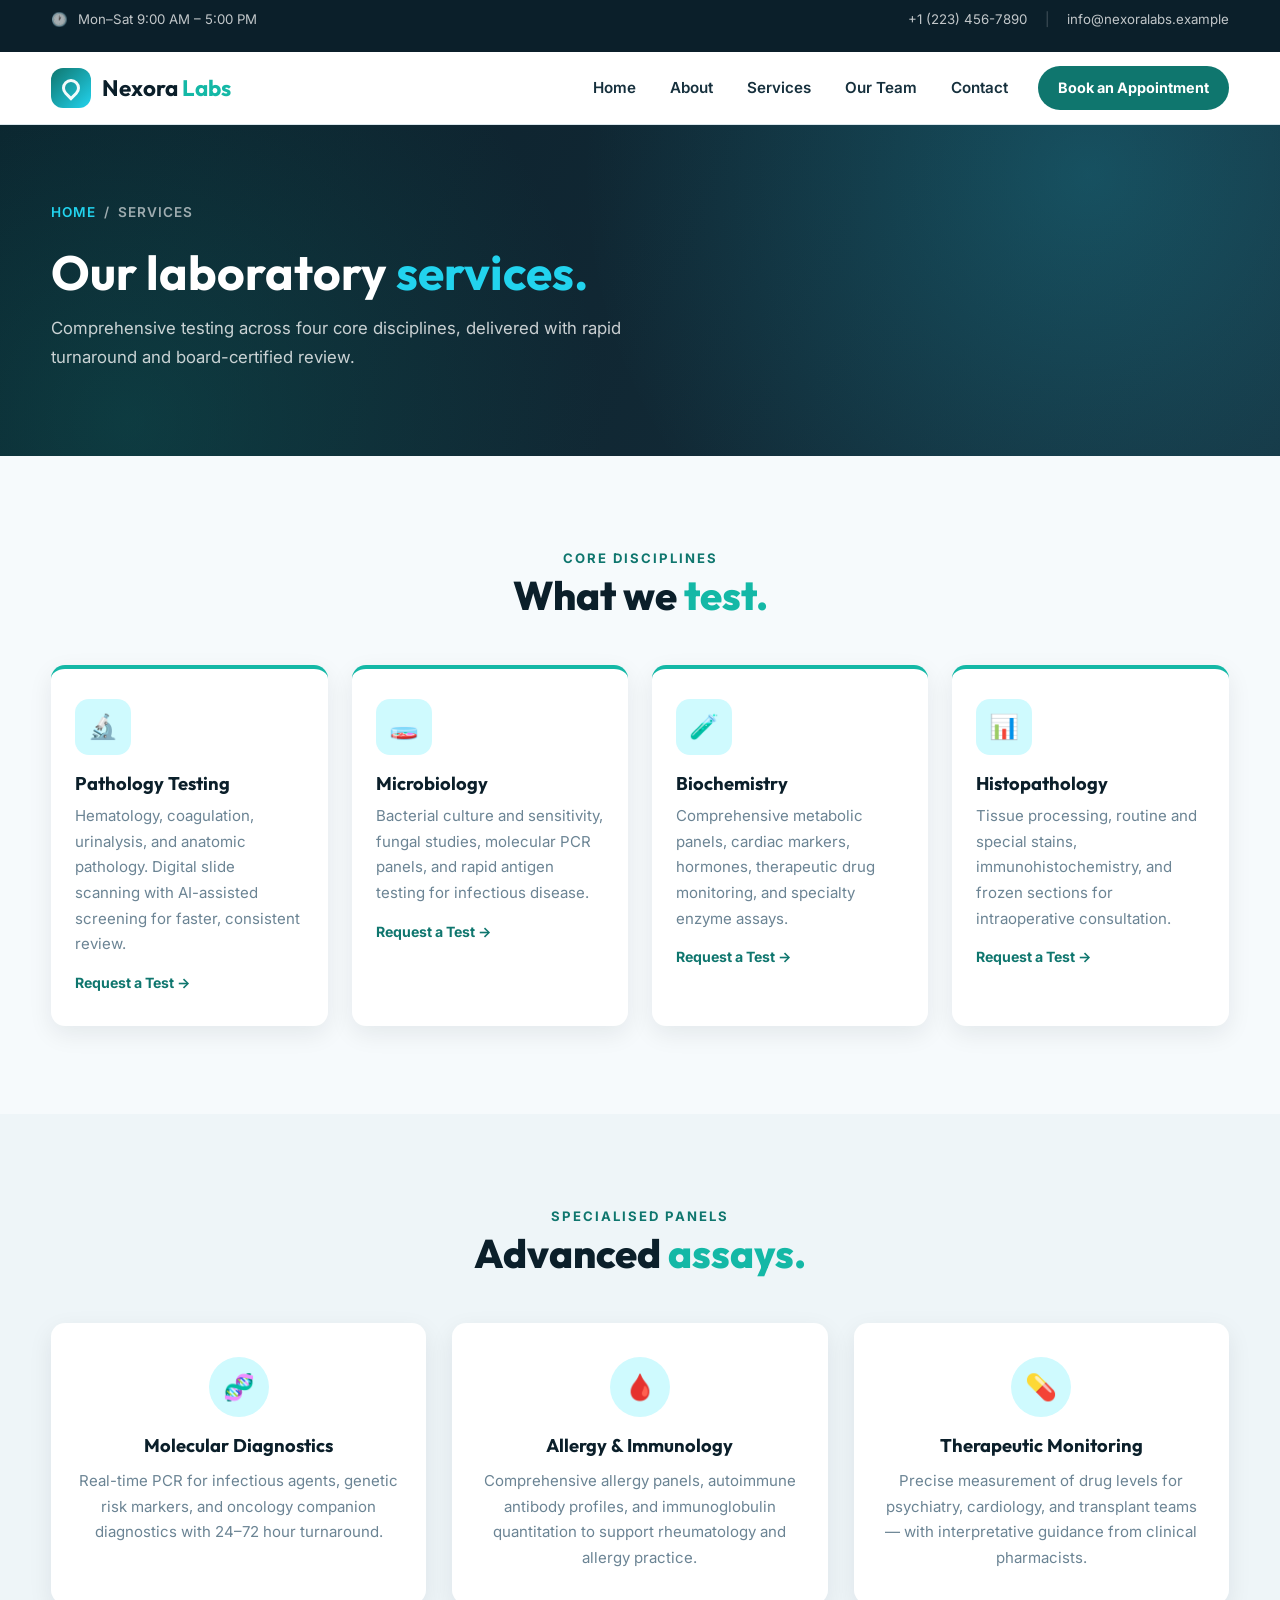
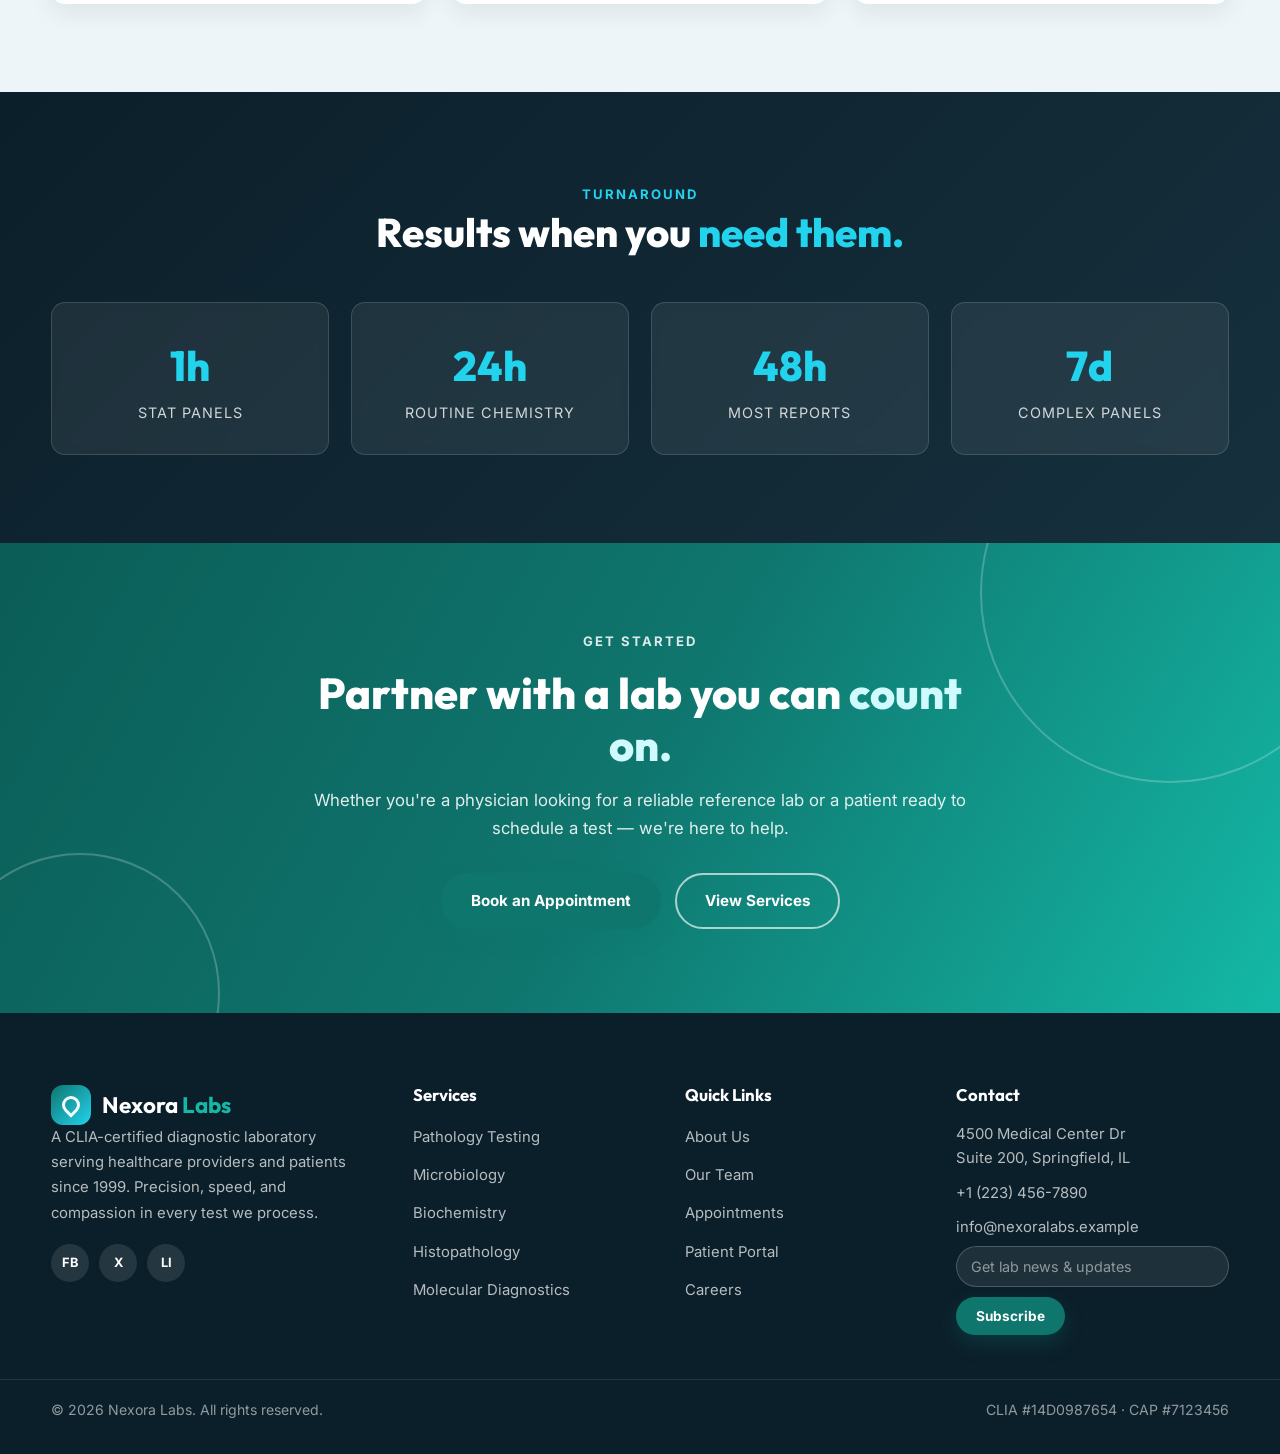
<file: services.html>
<!DOCTYPE html>
<html lang="en">
<head>
  <meta charset="UTF-8">
  <meta name="viewport" content="width=device-width, initial-scale=1.0">
  <title>Services — Nexora Labs</title>
  <meta name="description" content="Explore Nexora Labs services: pathology, microbiology, biochemistry, histopathology, molecular diagnostics, and allergy testing with rapid turnaround.">
  <link rel="icon" href="data:image/svg+xml,%3Csvg xmlns='http://www.w3.org/2000/svg' viewBox='0 0 64 64'%3E%3Crect x='8' y='14' width='48' height='36' rx='4' fill='%230f766e'/%3E%3Cpath d='M20 20 v24 M26 26 v12 M32 22 v20 M38 24 v16 M44 28 v8' stroke='%23cffafe' stroke-width='2' stroke-linecap='round'/%3E%3C/svg%3E">
  <link rel="preconnect" href="https://fonts.googleapis.com">
  <link rel="preconnect" href="https://fonts.gstatic.com" crossorigin>
  <link href="https://fonts.googleapis.com/css2?family=Outfit:wght@400;600;700;800&family=Inter:wght@400;500;600;700;800&display=swap" rel="stylesheet">
  <link rel="stylesheet" href="assets/css/style.css">
</head>
<body>
  <a class="skip-link" href="#main">Skip to content</a>
  <div class="topbar">
    <div class="container topbar-inner">
      <p class="topbar-item"><span class="topbar-icon">🕐</span> Mon–Sat 9:00 AM – 5:00 PM</p>
      <p class="topbar-item topbar-links">
        <a href="tel:+12234567890">+1 (223) 456-7890</a>
        <span style="opacity:0.3">|</span>
        <a href="mailto:info@nexoralabs.example">info@nexoralabs.example</a>
      </p>
    </div>
  </div>
  <header class="site-header" id="top">
    <div class="container nav-wrap">
      <a href="index.html" class="brand">
        <span class="brand-mark" aria-hidden="true"></span>
        <span class="brand-text">Nexora <span>Labs</span></span>
      </a>
      <button class="nav-toggle" aria-label="Toggle menu" aria-expanded="false" aria-controls="site-nav">☰</button>
      <nav class="nav-links" id="site-nav" aria-label="Primary">
        <a href="index.html" class="nav-link">Home</a>
        <a href="about.html" class="nav-link">About</a>
        <a href="services.html" class="nav-link">Services</a>
        <a href="team.html" class="nav-link">Our Team</a>
        <a href="contact.html" class="nav-link">Contact</a>
        <a href="contact.html" class="nav-cta">Book an Appointment</a>
      </nav>
    </div>
  </header>
  <main id="main">
    <section class="page-banner">
      <div class="container">
        <nav class="crumb" aria-label="Breadcrumb"><a href="index.html">Home</a> / <span>Services</span></nav>
        <h1>Our laboratory <em>services.</em></h1>
        <p>Comprehensive testing across four core disciplines, delivered with rapid turnaround and board-certified review.</p>
      </div>
    </section>
    <section class="section">
      <div class="container">
        <div class="section-head reveal">
          <p class="eyebrow">Core disciplines</p>
          <h2 class="section-title">What we <em>test.</em></h2>
        </div>
        <div class="service-grid">
          <article class="service-card reveal">
            <div class="service-ico" aria-hidden="true">🔬</div>
            <h3 class="service-name">Pathology Testing</h3>
            <p class="service-desc">Hematology, coagulation, urinalysis, and anatomic pathology. Digital slide scanning with AI-assisted screening for faster, consistent review.</p>
            <a href="contact.html" class="service-more">Request a Test →</a>
          </article>
          <article class="service-card reveal">
            <div class="service-ico" aria-hidden="true">🧫</div>
            <h3 class="service-name">Microbiology</h3>
            <p class="service-desc">Bacterial culture and sensitivity, fungal studies, molecular PCR panels, and rapid antigen testing for infectious disease.</p>
            <a href="contact.html" class="service-more">Request a Test →</a>
          </article>
          <article class="service-card reveal">
            <div class="service-ico" aria-hidden="true">🧪</div>
            <h3 class="service-name">Biochemistry</h3>
            <p class="service-desc">Comprehensive metabolic panels, cardiac markers, hormones, therapeutic drug monitoring, and specialty enzyme assays.</p>
            <a href="contact.html" class="service-more">Request a Test →</a>
          </article>
          <article class="service-card reveal">
            <div class="service-ico" aria-hidden="true">📊</div>
            <h3 class="service-name">Histopathology</h3>
            <p class="service-desc">Tissue processing, routine and special stains, immunohistochemistry, and frozen sections for intraoperative consultation.</p>
            <a href="contact.html" class="service-more">Request a Test →</a>
          </article>
        </div>
      </div>
    </section>
    <section class="section section-mist">
      <div class="container">
        <div class="section-head reveal">
          <p class="eyebrow">Specialised panels</p>
          <h2 class="section-title">Advanced <em>assays.</em></h2>
        </div>
        <div class="value-grid">
          <article class="value-card reveal">
            <div class="value-ico" aria-hidden="true">🧬</div>
            <h3>Molecular Diagnostics</h3>
            <p>Real-time PCR for infectious agents, genetic risk markers, and oncology companion diagnostics with 24–72 hour turnaround.</p>
          </article>
          <article class="value-card reveal">
            <div class="value-ico" aria-hidden="true">🩸</div>
            <h3>Allergy &amp; Immunology</h3>
            <p>Comprehensive allergy panels, autoimmune antibody profiles, and immunoglobulin quantitation to support rheumatology and allergy practice.</p>
          </article>
          <article class="value-card reveal">
            <div class="value-ico" aria-hidden="true">💊</div>
            <h3>Therapeutic Monitoring</h3>
            <p>Precise measurement of drug levels for psychiatry, cardiology, and transplant teams — with interpretative guidance from clinical pharmacists.</p>
          </article>
        </div>
      </div>
    </section>
    <section class="section section-deep">
      <div class="container">
        <div class="section-head on-dark reveal">
          <p class="eyebrow">Turnaround</p>
          <h2 class="section-title">Results when you <em>need them.</em></h2>
        </div>
        <div class="stat-band reveal">
          <div class="stat"><span class="stat-num">1h</span><span class="stat-label">Stat Panels</span></div>
          <div class="stat"><span class="stat-num">24h</span><span class="stat-label">Routine Chemistry</span></div>
          <div class="stat"><span class="stat-num">48h</span><span class="stat-label">Most Reports</span></div>
          <div class="stat"><span class="stat-num">7d</span><span class="stat-label">Complex Panels</span></div>
        </div>
      </div>
    </section>
    <section class="cta-section">
      <div class="container cta-inner reveal">
        <p class="eyebrow">Get started</p>
        <h2 class="cta-title">Partner with a lab you can <em>count on.</em></h2>
        <p class="cta-sub">Whether you're a physician looking for a reliable reference lab or a patient ready to schedule a test — we're here to help.</p>
        <div class="cta-actions">
          <a href="contact.html" class="btn btn-primary">Book an Appointment</a>
          <a href="services.html" class="btn btn-ghost-light">View Services</a>
        </div>
      </div>
    </section>
  </main>
  <footer class="site-footer">
    <div class="container footer-grid">
      <div class="footer-col">
        <a href="index.html" class="brand footer-brand">
          <span class="brand-mark" aria-hidden="true"></span>
          <span class="brand-text">Nexora <span>Labs</span></span>
        </a>
        <p>A CLIA-certified diagnostic laboratory serving healthcare providers and patients since 1999. Precision, speed, and compassion in every test we process.</p>
        <div class="footer-social">
          <a href="https://facebook.com" target="_blank" rel="noopener" aria-label="Facebook">FB</a>
          <a href="https://twitter.com" target="_blank" rel="noopener" aria-label="Twitter">X</a>
          <a href="https://linkedin.com" target="_blank" rel="noopener" aria-label="LinkedIn">LI</a>
        </div>
      </div>
      <div class="footer-col">
        <h3>Services</h3>
        <ul class="footer-links">
          <li><a href="services.html">Pathology Testing</a></li>
          <li><a href="services.html">Microbiology</a></li>
          <li><a href="services.html">Biochemistry</a></li>
          <li><a href="services.html">Histopathology</a></li>
          <li><a href="services.html">Molecular Diagnostics</a></li>
        </ul>
      </div>
      <div class="footer-col">
        <h3>Quick Links</h3>
        <ul class="footer-links">
          <li><a href="about.html">About Us</a></li>
          <li><a href="team.html">Our Team</a></li>
          <li><a href="contact.html">Appointments</a></li>
          <li><a href="contact.html">Patient Portal</a></li>
          <li><a href="404.html">Careers</a></li>
        </ul>
      </div>
      <div class="footer-col">
        <h3>Contact</h3>
        <ul class="footer-links footer-contact">
          <li>4500 Medical Center Dr<br>Suite 200, Springfield, IL</li>
          <li><a href="tel:+12234567890">+1 (223) 456-7890</a></li>
          <li><a href="mailto:info@nexoralabs.example">info@nexoralabs.example</a></li>
        </ul>
        <form class="newsletter" data-form novalidate>
          <label for="nl-email" class="sr-only">Email for lab updates</label>
          <input id="nl-email" type="email" name="email" placeholder="Get lab news &amp; updates" required>
          <button type="submit" class="btn btn-primary btn-sm">Subscribe</button>
          <p class="form-msg form-ok">✓ You're subscribed.</p>
          <p class="form-msg form-err">⚠ Please enter a valid email address.</p>
        </form>
      </div>
    </div>
    <div class="footer-bottom">
      <div class="container">
        <p>© <span data-year>2026</span> Nexora Labs. All rights reserved.</p>
        <p>CLIA #14D0987654 · CAP #7123456</p>
      </div>
    </div>
  </footer>
  <button class="back-to-top" aria-label="Back to top">↑</button>
  <script src="assets/js/main.js"></script>
</body>
</html>
</file>
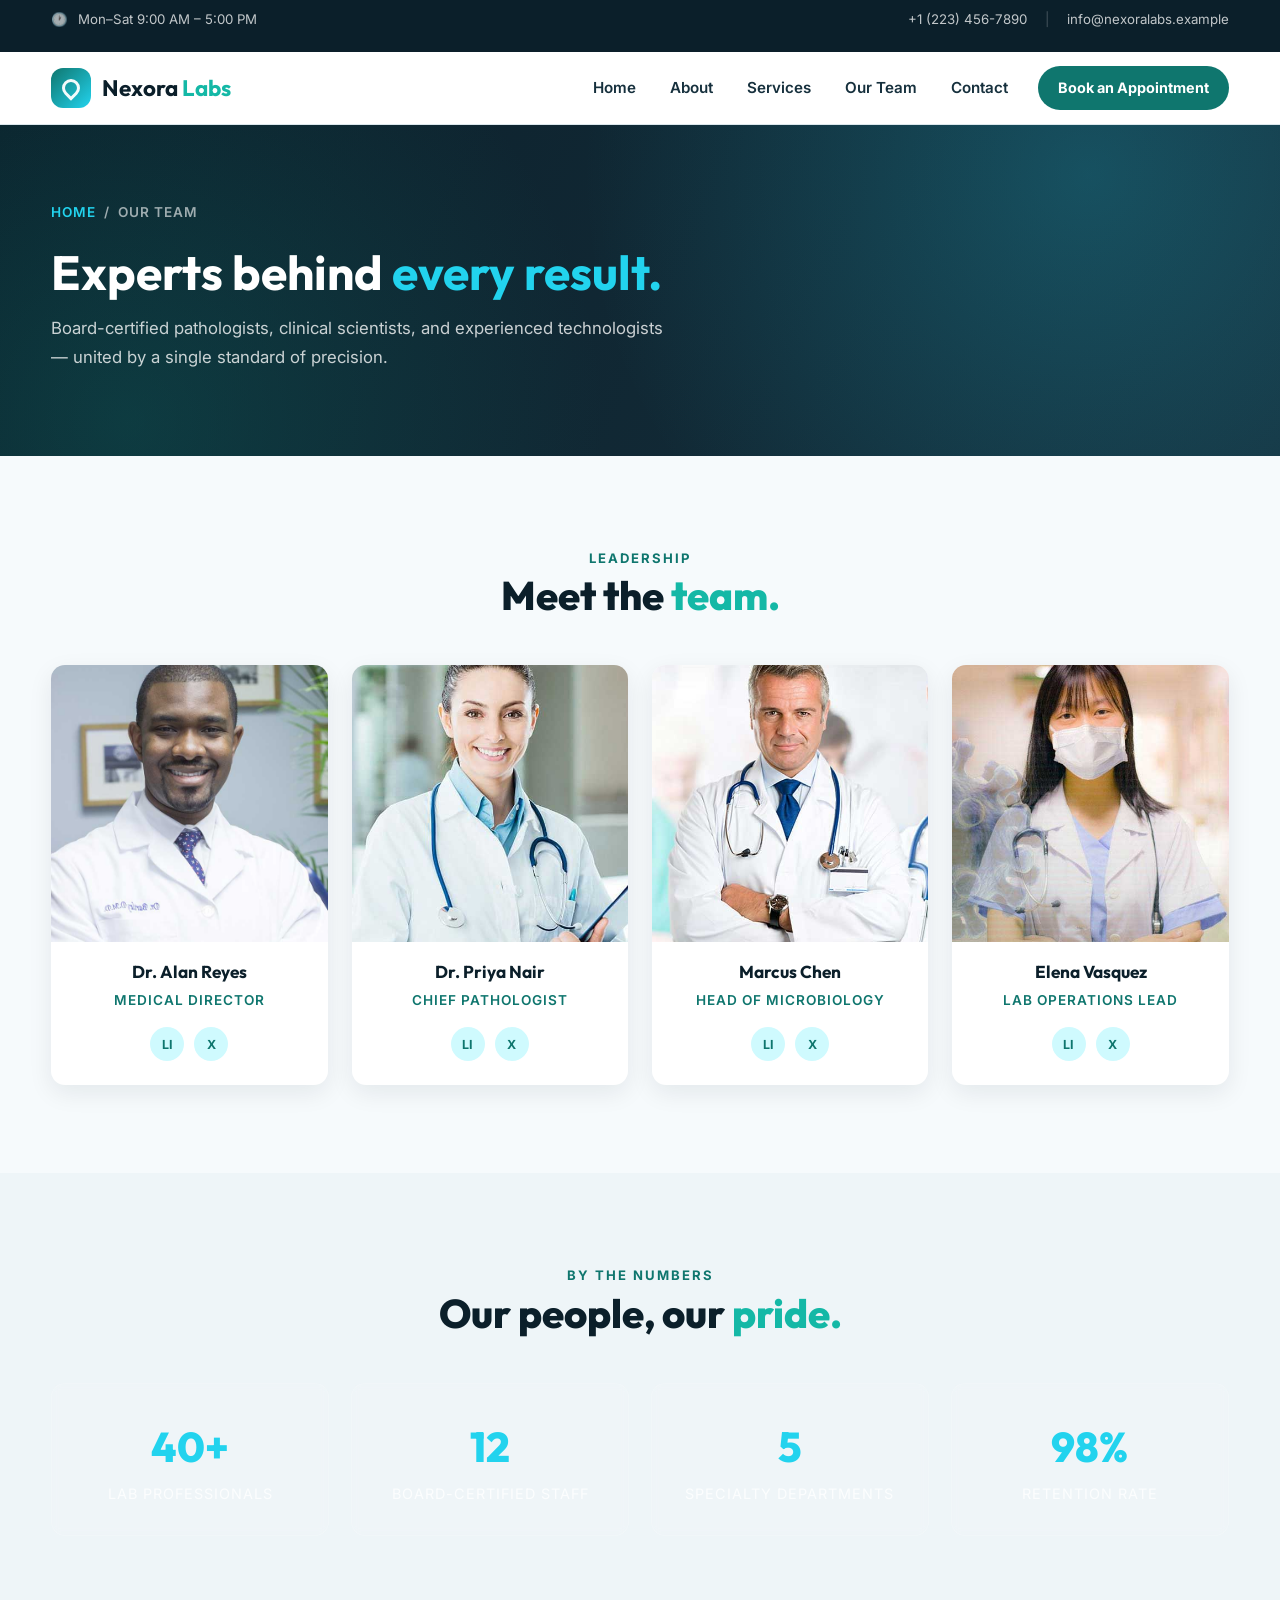
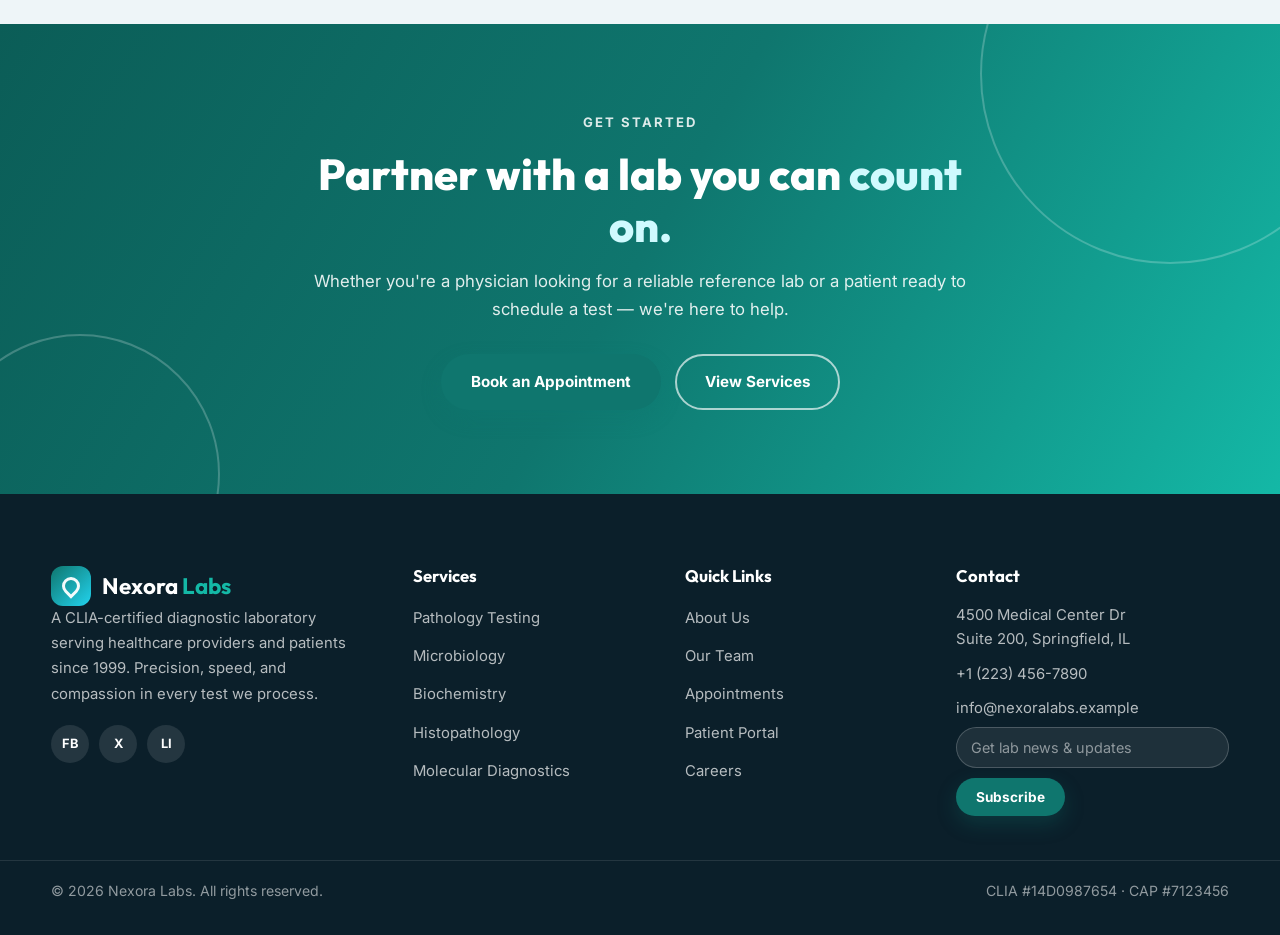
<file: team.html>
<!DOCTYPE html>
<html lang="en">
<head>
  <meta charset="UTF-8">
  <meta name="viewport" content="width=device-width, initial-scale=1.0">
  <title>Our Team — Nexora Labs</title>
  <meta name="description" content="Meet the team at Nexora Labs: board-certified pathologists, clinical scientists, and laboratory technologists dedicated to precision diagnostics.">
  <link rel="icon" href="data:image/svg+xml,%3Csvg xmlns='http://www.w3.org/2000/svg' viewBox='0 0 64 64'%3E%3Crect x='8' y='14' width='48' height='36' rx='4' fill='%230f766e'/%3E%3Cpath d='M20 20 v24 M26 26 v12 M32 22 v20 M38 24 v16 M44 28 v8' stroke='%23cffafe' stroke-width='2' stroke-linecap='round'/%3E%3C/svg%3E">
  <link rel="preconnect" href="https://fonts.googleapis.com">
  <link rel="preconnect" href="https://fonts.gstatic.com" crossorigin>
  <link href="https://fonts.googleapis.com/css2?family=Outfit:wght@400;600;700;800&family=Inter:wght@400;500;600;700;800&display=swap" rel="stylesheet">
  <link rel="stylesheet" href="assets/css/style.css">
</head>
<body>
  <a class="skip-link" href="#main">Skip to content</a>
  <div class="topbar">
    <div class="container topbar-inner">
      <p class="topbar-item"><span class="topbar-icon">🕐</span> Mon–Sat 9:00 AM – 5:00 PM</p>
      <p class="topbar-item topbar-links">
        <a href="tel:+12234567890">+1 (223) 456-7890</a>
        <span style="opacity:0.3">|</span>
        <a href="mailto:info@nexoralabs.example">info@nexoralabs.example</a>
      </p>
    </div>
  </div>
  <header class="site-header" id="top">
    <div class="container nav-wrap">
      <a href="index.html" class="brand">
        <span class="brand-mark" aria-hidden="true"></span>
        <span class="brand-text">Nexora <span>Labs</span></span>
      </a>
      <button class="nav-toggle" aria-label="Toggle menu" aria-expanded="false" aria-controls="site-nav">☰</button>
      <nav class="nav-links" id="site-nav" aria-label="Primary">
        <a href="index.html" class="nav-link">Home</a>
        <a href="about.html" class="nav-link">About</a>
        <a href="services.html" class="nav-link">Services</a>
        <a href="team.html" class="nav-link">Our Team</a>
        <a href="contact.html" class="nav-link">Contact</a>
        <a href="contact.html" class="nav-cta">Book an Appointment</a>
      </nav>
    </div>
  </header>
  <main id="main">
    <section class="page-banner">
      <div class="container">
        <nav class="crumb" aria-label="Breadcrumb"><a href="index.html">Home</a> / <span>Our Team</span></nav>
        <h1>Experts behind <em>every result.</em></h1>
        <p>Board-certified pathologists, clinical scientists, and experienced technologists — united by a single standard of precision.</p>
      </div>
    </section>
    <section class="section">
      <div class="container">
        <div class="section-head reveal">
          <p class="eyebrow">Leadership</p>
          <h2 class="section-title">Meet the <em>team.</em></h2>
        </div>
        <div class="team-grid">
          <article class="team-card reveal">
            <div class="team-img-wrap"><img src="assets/img/img-team-1.jpg" alt="Dr. Alan Reyes" class="team-img"></div>
            <div class="team-body">
              <h3 class="team-name">Dr. Alan Reyes</h3>
              <span class="team-role">Medical Director</span>
              <div class="team-social">
                <a href="https://linkedin.com" target="_blank" rel="noopener" aria-label="LinkedIn">LI</a>
                <a href="https://twitter.com" target="_blank" rel="noopener" aria-label="Twitter">X</a>
              </div>
            </div>
          </article>
          <article class="team-card reveal">
            <div class="team-img-wrap"><img src="assets/img/img-team-2.jpg" alt="Dr. Priya Nair" class="team-img"></div>
            <div class="team-body">
              <h3 class="team-name">Dr. Priya Nair</h3>
              <span class="team-role">Chief Pathologist</span>
              <div class="team-social">
                <a href="https://linkedin.com" target="_blank" rel="noopener" aria-label="LinkedIn">LI</a>
                <a href="https://twitter.com" target="_blank" rel="noopener" aria-label="Twitter">X</a>
              </div>
            </div>
          </article>
          <article class="team-card reveal">
            <div class="team-img-wrap"><img src="assets/img/img-team-3.jpg" alt="Marcus Chen" class="team-img"></div>
            <div class="team-body">
              <h3 class="team-name">Marcus Chen</h3>
              <span class="team-role">Head of Microbiology</span>
              <div class="team-social">
                <a href="https://linkedin.com" target="_blank" rel="noopener" aria-label="LinkedIn">LI</a>
                <a href="https://twitter.com" target="_blank" rel="noopener" aria-label="Twitter">X</a>
              </div>
            </div>
          </article>
          <article class="team-card reveal">
            <div class="team-img-wrap"><img src="assets/img/img-team-4.jpg" alt="Elena Vasquez" class="team-img"></div>
            <div class="team-body">
              <h3 class="team-name">Elena Vasquez</h3>
              <span class="team-role">Lab Operations Lead</span>
              <div class="team-social">
                <a href="https://linkedin.com" target="_blank" rel="noopener" aria-label="LinkedIn">LI</a>
                <a href="https://twitter.com" target="_blank" rel="noopener" aria-label="Twitter">X</a>
              </div>
            </div>
          </article>
        </div>
      </div>
    </section>
    <section class="section section-mist">
      <div class="container">
        <div class="section-head reveal">
          <p class="eyebrow">By the numbers</p>
          <h2 class="section-title">Our people, our <em>pride.</em></h2>
        </div>
        <div class="stat-band reveal">
          <div class="stat"><span class="stat-num">40+</span><span class="stat-label">Lab Professionals</span></div>
          <div class="stat"><span class="stat-num">12</span><span class="stat-label">Board-Certified Staff</span></div>
          <div class="stat"><span class="stat-num">5</span><span class="stat-label">Specialty Departments</span></div>
          <div class="stat"><span class="stat-num">98%</span><span class="stat-label">Retention Rate</span></div>
        </div>
      </div>
    </section>
    <section class="cta-section">
      <div class="container cta-inner reveal">
        <p class="eyebrow">Get started</p>
        <h2 class="cta-title">Partner with a lab you can <em>count on.</em></h2>
        <p class="cta-sub">Whether you're a physician looking for a reliable reference lab or a patient ready to schedule a test — we're here to help.</p>
        <div class="cta-actions">
          <a href="contact.html" class="btn btn-primary">Book an Appointment</a>
          <a href="services.html" class="btn btn-ghost-light">View Services</a>
        </div>
      </div>
    </section>
  </main>
  <footer class="site-footer">
    <div class="container footer-grid">
      <div class="footer-col">
        <a href="index.html" class="brand footer-brand">
          <span class="brand-mark" aria-hidden="true"></span>
          <span class="brand-text">Nexora <span>Labs</span></span>
        </a>
        <p>A CLIA-certified diagnostic laboratory serving healthcare providers and patients since 1999. Precision, speed, and compassion in every test we process.</p>
        <div class="footer-social">
          <a href="https://facebook.com" target="_blank" rel="noopener" aria-label="Facebook">FB</a>
          <a href="https://twitter.com" target="_blank" rel="noopener" aria-label="Twitter">X</a>
          <a href="https://linkedin.com" target="_blank" rel="noopener" aria-label="LinkedIn">LI</a>
        </div>
      </div>
      <div class="footer-col">
        <h3>Services</h3>
        <ul class="footer-links">
          <li><a href="services.html">Pathology Testing</a></li>
          <li><a href="services.html">Microbiology</a></li>
          <li><a href="services.html">Biochemistry</a></li>
          <li><a href="services.html">Histopathology</a></li>
          <li><a href="services.html">Molecular Diagnostics</a></li>
        </ul>
      </div>
      <div class="footer-col">
        <h3>Quick Links</h3>
        <ul class="footer-links">
          <li><a href="about.html">About Us</a></li>
          <li><a href="team.html">Our Team</a></li>
          <li><a href="contact.html">Appointments</a></li>
          <li><a href="contact.html">Patient Portal</a></li>
          <li><a href="404.html">Careers</a></li>
        </ul>
      </div>
      <div class="footer-col">
        <h3>Contact</h3>
        <ul class="footer-links footer-contact">
          <li>4500 Medical Center Dr<br>Suite 200, Springfield, IL</li>
          <li><a href="tel:+12234567890">+1 (223) 456-7890</a></li>
          <li><a href="mailto:info@nexoralabs.example">info@nexoralabs.example</a></li>
        </ul>
        <form class="newsletter" data-form novalidate>
          <label for="nl-email" class="sr-only">Email for lab updates</label>
          <input id="nl-email" type="email" name="email" placeholder="Get lab news &amp; updates" required>
          <button type="submit" class="btn btn-primary btn-sm">Subscribe</button>
          <p class="form-msg form-ok">✓ You're subscribed.</p>
          <p class="form-msg form-err">⚠ Please enter a valid email address.</p>
        </form>
      </div>
    </div>
    <div class="footer-bottom">
      <div class="container">
        <p>© <span data-year>2026</span> Nexora Labs. All rights reserved.</p>
        <p>CLIA #14D0987654 · CAP #7123456</p>
      </div>
    </div>
  </footer>
  <button class="back-to-top" aria-label="Back to top">↑</button>
  <script src="assets/js/main.js"></script>
</body>
</html>
</file>
<file: assets/css/style.css>
/* ==========================================================================
   NEXORA LABS — Laboratory & Diagnostic Center
   Framework-free design system: tokens, components, responsive, motion.
   ========================================================================== */

/* ---------- Tokens ---------- */
:root {
  --clr-ink: #0b1f2a;
  --clr-ink-soft: #16303d;
  --clr-teal: #0f766e;
  --clr-teal-deep: #0b5d57;
  --clr-teal-bright: #14b8a6;
  --clr-cyan: #22d3ee;
  --clr-cyan-soft: #cffafe;
  --clr-sky: #e0f2fe;
  --clr-paper: #f6fafc;
  --clr-mist: #eef5f8;
  --clr-card: #ffffff;
  --clr-line: #dbe7ec;
  --clr-text: #3f5562;
  --clr-muted: #6b8494;
  --clr-ok: #15803d;
  --clr-err: #b91c1c;

  --ff-display: "Outfit", "Segoe UI", sans-serif;
  --ff-body: "Inter", "Segoe UI", sans-serif;

  --container: 1200px;
  --radius: 14px;
  --radius-sm: 10px;
  --shadow-1: 0 8px 24px rgba(11, 31, 42, 0.08);
  --shadow-2: 0 18px 44px rgba(11, 31, 42, 0.14);
  --ease: cubic-bezier(0.22, 0.61, 0.36, 1);
}

/* ---------- Reset ---------- */
*,
*::before,
*::after { box-sizing: border-box; }

html { scroll-behavior: smooth; }

body {
  margin: 0;
  font-family: var(--ff-body);
  font-size: 1rem;
  line-height: 1.7;
  color: var(--clr-text);
  background: var(--clr-paper);
  -webkit-font-smoothing: antialiased;
}

img { max-width: 100%; display: block; }
a { color: var(--clr-teal); text-decoration: none; }
a:hover { color: var(--clr-teal-deep); }
h1, h2, h3, h4 { font-family: var(--ff-display); color: var(--clr-ink); line-height: 1.2; margin: 0 0 0.6em; }
p { margin: 0 0 1em; }
ul { margin: 0; padding: 0; }
em { font-style: normal; color: var(--clr-teal-bright); }

.container {
  width: min(var(--container), 92%);
  margin-inline: auto;
}

.sr-only {
  position: absolute;
  width: 1px; height: 1px;
  padding: 0; margin: -1px;
  overflow: hidden;
  clip: rect(0 0 0 0);
  white-space: nowrap;
  border: 0;
}

.skip-link {
  position: absolute;
  left: -999px;
  top: 0;
  z-index: 2000;
  background: var(--clr-ink);
  color: #fff;
  padding: 10px 16px;
  border-radius: 0 0 var(--radius-sm) 0;
}
.skip-link:focus { left: 0; }

/* ---------- Buttons ---------- */
.btn {
  display: inline-flex;
  align-items: center;
  justify-content: center;
  gap: 8px;
  font-family: var(--ff-body);
  font-weight: 700;
  font-size: 0.95rem;
  padding: 13px 28px;
  border-radius: 999px;
  border: 2px solid transparent;
  cursor: pointer;
  transition: transform 0.25s var(--ease), box-shadow 0.25s var(--ease),
    background 0.25s var(--ease), color 0.25s var(--ease);
}
.btn-primary {
  background: var(--clr-teal);
  color: #fff;
  box-shadow: 0 8px 20px rgba(15, 118, 110, 0.28);
}
.btn-primary:hover {
  background: var(--clr-teal-deep);
  color: #fff;
  transform: translateY(-2px);
  box-shadow: 0 14px 30px rgba(15, 118, 110, 0.34);
}
.btn-ghost-light {
  border-color: rgba(255, 255, 255, 0.65);
  color: #fff;
  background: transparent;
}
.btn-ghost-light:hover {
  background: rgba(255, 255, 255, 0.14);
  color: #fff;
  transform: translateY(-2px);
}
.btn-ghost-dark {
  border-color: var(--clr-teal);
  color: var(--clr-teal);
  background: transparent;
}
.btn-ghost-dark:hover {
  background: var(--clr-teal);
  color: #fff;
  transform: translateY(-2px);
}
.btn-sm { padding: 9px 18px; font-size: 0.85rem; }

/* ---------- Topbar ---------- */
.topbar {
  background: var(--clr-ink);
  color: rgba(255, 255, 255, 0.75);
  font-size: 0.83rem;
  padding: 8px 0;
}
.topbar-inner {
  display: flex;
  justify-content: space-between;
  align-items: center;
  gap: 16px;
}
.topbar-icon { opacity: 0.85; margin-right: 6px; }
.topbar a { color: var(--clr-cyan); }
.topbar a:hover { color: #fff; }
.topbar-links { display: flex; gap: 18px; }
.topbar-links a { color: rgba(255, 255, 255, 0.75); }
.topbar-links a:hover { color: var(--clr-cyan); }

/* ---------- Header / nav ---------- */
.site-header {
  position: sticky;
  top: 0;
  z-index: 900;
  background: rgba(255, 255, 255, 0.94);
  backdrop-filter: blur(10px);
  border-bottom: 1px solid var(--clr-line);
}
.nav-wrap {
  display: flex;
  align-items: center;
  justify-content: space-between;
  gap: 20px;
  padding: 14px 0;
}
.brand {
  display: inline-flex;
  align-items: center;
  gap: 11px;
  font-family: var(--ff-display);
  font-weight: 700;
  font-size: 1.4rem;
  color: var(--clr-ink);
}
.brand-mark {
  width: 40px;
  height: 40px;
  border-radius: 12px;
  background: linear-gradient(135deg, var(--clr-teal), var(--clr-cyan));
  display: grid;
  place-items: center;
  flex: 0 0 auto;
  position: relative;
}
.brand-mark::before {
  content: "";
  width: 18px;
  height: 18px;
  border: 3px solid #fff;
  border-radius: 50% 50% 50% 0;
  transform: rotate(-45deg);
  opacity: 0.95;
}
.brand-text span { color: var(--clr-teal-bright); }

.nav-links {
  display: flex;
  align-items: center;
  gap: 6px;
}
.nav-link {
  padding: 9px 14px;
  border-radius: 999px;
  font-weight: 600;
  font-size: 0.95rem;
  color: var(--clr-ink-soft);
}
.nav-link:hover { color: var(--clr-teal); background: var(--clr-cyan-soft); }
.nav-cta {
  margin-left: 10px;
  padding: 10px 20px;
  border-radius: 999px;
  background: var(--clr-teal);
  color: #fff;
  font-weight: 700;
  font-size: 0.9rem;
}
.nav-cta:hover { background: var(--clr-teal-deep); color: #fff; }
.nav-toggle {
  display: none;
  background: none;
  border: 2px solid var(--clr-teal);
  color: var(--clr-teal);
  font-size: 1.4rem;
  width: 46px;
  height: 46px;
  border-radius: 12px;
  cursor: pointer;
  line-height: 1;
}

/* ---------- Hero ---------- */
.hero {
  position: relative;
  min-height: 86vh;
  display: flex;
  align-items: center;
  overflow: hidden;
  color: #fff;
}
.hero-bg { position: absolute; inset: 0; }
.hero-bg img {
  position: absolute;
  inset: 0;
  width: 100%;
  height: 100%;
  object-fit: cover;
  opacity: 0;
  transition: opacity 1.4s ease;
}
.hero-bg img.active { opacity: 1; }
.hero-shade {
  position: absolute;
  inset: 0;
  background: linear-gradient(
    100deg,
    rgba(7, 22, 32, 0.92) 0%,
    rgba(9, 40, 50, 0.78) 45%,
    rgba(9, 40, 50, 0.35) 100%
  );
}
.hero-copy {
  position: relative;
  z-index: 2;
  padding: 96px 0;
  max-width: 720px;
}
.eyebrow {
  display: inline-block;
  font-family: var(--ff-body);
  font-weight: 700;
  font-size: 0.82rem;
  letter-spacing: 2px;
  text-transform: uppercase;
  color: var(--clr-cyan);
  margin-bottom: 16px;
}
.hero-title {
  color: #fff;
  font-size: clamp(2.3rem, 5.4vw, 3.9rem);
  font-weight: 800;
  margin-bottom: 18px;
}
.hero-title em { color: var(--clr-cyan); }
.hero-sub {
  font-size: 1.12rem;
  color: rgba(255, 255, 255, 0.86);
  max-width: 560px;
  margin-bottom: 30px;
}
.hero-actions { display: flex; gap: 14px; flex-wrap: wrap; }
.hero-badge {
  position: absolute;
  right: 4%;
  bottom: 40px;
  background: rgba(255, 255, 255, 0.1);
  border: 1px solid rgba(255, 255, 255, 0.25);
  backdrop-filter: blur(8px);
  border-radius: 16px;
  padding: 18px 22px;
  text-align: center;
}
.hero-badge-num {
  display: block;
  font-family: var(--ff-display);
  font-weight: 800;
  font-size: 2.1rem;
  color: var(--clr-cyan);
}
.hero-badge-label {
  font-size: 0.8rem;
  text-transform: uppercase;
  letter-spacing: 1px;
  color: rgba(255, 255, 255, 0.85);
}

/* ---------- Ribbon ---------- */
.ribbon {
  display: grid;
  grid-template-columns: repeat(4, 1fr);
  gap: 20px;
  margin-top: -56px;
  position: relative;
  z-index: 5;
}
.ribbon-item {
  background: var(--clr-card);
  border-radius: var(--radius);
  box-shadow: var(--shadow-1);
  padding: 22px 20px;
  display: flex;
  flex-direction: column;
  gap: 10px;
  border-bottom: 3px solid var(--clr-teal);
  transition: transform 0.3s var(--ease), box-shadow 0.3s var(--ease);
}
.ribbon-item:hover { transform: translateY(-4px); box-shadow: var(--shadow-2); }
.ribbon-icon {
  font-size: 1.6rem;
  line-height: 1;
}
.ribbon-label {
  font-family: var(--ff-display);
  font-weight: 700;
  color: var(--clr-ink);
  font-size: 1.02rem;
}

/* ---------- Section ---------- */
.section { padding: 88px 0; }
.section-mist { background: var(--clr-mist); }
.section-deep {
  background: linear-gradient(135deg, var(--clr-ink), var(--clr-ink-soft));
  color: rgba(255, 255, 255, 0.85);
}
.section-deep .section-title,
.section-deep h3 { color: #fff; }
.section-deep .section-title em { color: var(--clr-cyan); }

.section-head {
  text-align: center;
  max-width: 640px;
  margin: 0 auto 46px;
}
.section-head .eyebrow { color: var(--clr-teal); }
.section-title {
  font-size: clamp(1.7rem, 3.4vw, 2.5rem);
  font-weight: 800;
  margin-bottom: 12px;
}
.section-title em { color: var(--clr-teal-bright); }
.section-head p { color: var(--clr-muted); margin-bottom: 0; }
.section-head.on-dark .eyebrow { color: var(--clr-cyan); }
.section-head.on-dark p { color: rgba(255, 255, 255, 0.7); }

/* ---------- Split (about) ---------- */
.split {
  display: grid;
  grid-template-columns: 1fr 1fr;
  gap: 56px;
  align-items: center;
}
.split-img { position: relative; }
.split-photo {
  width: 100%;
  border-radius: var(--radius);
  object-fit: cover;
  box-shadow: var(--shadow-2);
}
.split-badge {
  position: absolute;
  left: -18px;
  bottom: 28px;
  background: var(--clr-card);
  border-radius: var(--radius);
  box-shadow: var(--shadow-2);
  padding: 18px 24px;
  text-align: center;
  border-left: 4px solid var(--clr-teal-bright);
}
.split-badge-num {
  display: block;
  font-family: var(--ff-display);
  font-weight: 800;
  font-size: 1.9rem;
  color: var(--clr-teal);
}
.split-badge-label {
  font-size: 0.82rem;
  color: var(--clr-muted);
  text-transform: uppercase;
  letter-spacing: 1px;
}
.split-copy .eyebrow { color: var(--clr-teal); }
.split-copy h2 { margin-bottom: 14px; }

/* ---------- Check list ---------- */
.check-list {
  list-style: none;
  display: grid;
  gap: 12px;
  margin: 22px 0 28px;
}
.check-list li {
  display: flex;
  gap: 12px;
  align-items: flex-start;
  color: var(--clr-ink-soft);
  font-weight: 500;
}
.check-list li::before {
  content: "✓";
  flex: 0 0 24px;
  width: 24px;
  height: 24px;
  border-radius: 50%;
  background: var(--clr-cyan-soft);
  color: var(--clr-teal);
  font-weight: 800;
  display: grid;
  place-items: center;
  font-size: 0.8rem;
  margin-top: 3px;
}

/* ---------- Service grid ---------- */
.service-grid {
  display: grid;
  grid-template-columns: repeat(4, 1fr);
  gap: 24px;
}
.service-card {
  background: var(--clr-card);
  border-radius: var(--radius);
  padding: 30px 24px;
  box-shadow: var(--shadow-1);
  border-top: 4px solid var(--clr-teal-bright);
  transition: transform 0.3s var(--ease), box-shadow 0.3s var(--ease);
}
.service-card:hover { transform: translateY(-6px); box-shadow: var(--shadow-2); }
.service-ico {
  width: 56px;
  height: 56px;
  border-radius: 14px;
  background: var(--clr-cyan-soft);
  display: grid;
  place-items: center;
  font-size: 1.5rem;
  margin-bottom: 18px;
}
.service-name {
  font-size: 1.15rem;
  font-weight: 700;
  margin-bottom: 8px;
}
.service-desc { font-size: 0.94rem; color: var(--clr-muted); margin-bottom: 0; }
.service-more {
  display: inline-block;
  margin-top: 14px;
  font-weight: 700;
  font-size: 0.88rem;
  color: var(--clr-teal);
}
.service-more:hover { color: var(--clr-teal-deep); }

/* ---------- Process steps ---------- */
.steps-grid {
  display: grid;
  grid-template-columns: repeat(3, 1fr);
  gap: 26px;
}
.step-card {
  position: relative;
  background: var(--clr-card);
  border-radius: var(--radius);
  padding: 36px 28px 30px;
  box-shadow: var(--shadow-1);
}
.step-num {
  position: absolute;
  top: 22px;
  right: 26px;
  font-family: var(--ff-display);
  font-weight: 800;
  font-size: 3rem;
  line-height: 1;
  color: var(--clr-cyan-soft);
}
.step-ico {
  width: 58px;
  height: 58px;
  border-radius: 50%;
  background: linear-gradient(135deg, var(--clr-teal), var(--clr-cyan));
  display: grid;
  place-items: center;
  font-size: 1.5rem;
  color: #fff;
  margin-bottom: 18px;
  position: relative;
  z-index: 2;
}
.step-card h3 { font-size: 1.15rem; font-weight: 700; }
.step-card p { font-size: 0.94rem; color: var(--clr-muted); margin-bottom: 0; }

/* ---------- Stats band ---------- */
.stat-band {
  display: grid;
  grid-template-columns: repeat(4, 1fr);
  gap: 22px;
}
.stat {
  background: rgba(255, 255, 255, 0.07);
  border: 1px solid rgba(255, 255, 255, 0.14);
  border-radius: var(--radius);
  padding: 28px 20px;
  text-align: center;
  backdrop-filter: blur(4px);
}
.stat-num {
  display: block;
  font-family: var(--ff-display);
  font-weight: 800;
  font-size: clamp(2rem, 4vw, 2.6rem);
  color: var(--clr-cyan);
}
.stat-label {
  display: block;
  font-size: 0.9rem;
  color: rgba(255, 255, 255, 0.8);
  text-transform: uppercase;
  letter-spacing: 1px;
}

/* ---------- Value grid ---------- */
.value-grid {
  display: grid;
  grid-template-columns: repeat(3, 1fr);
  gap: 26px;
}
.value-card {
  background: var(--clr-card);
  border-radius: var(--radius);
  padding: 34px 28px;
  text-align: center;
  box-shadow: var(--shadow-1);
  transition: transform 0.3s var(--ease), box-shadow 0.3s var(--ease);
}
.value-card:hover { transform: translateY(-6px); box-shadow: var(--shadow-2); }
.value-ico {
  width: 60px;
  height: 60px;
  margin: 0 auto 18px;
  border-radius: 50%;
  background: var(--clr-cyan-soft);
  display: grid;
  place-items: center;
  font-size: 1.6rem;
}
.value-card h3 { font-size: 1.15rem; font-weight: 700; }
.value-card p { font-size: 0.94rem; color: var(--clr-muted); margin-bottom: 0; }

/* ---------- Team grid ---------- */
.team-grid {
  display: grid;
  grid-template-columns: repeat(4, 1fr);
  gap: 24px;
}
.team-card {
  background: var(--clr-card);
  border-radius: var(--radius);
  overflow: hidden;
  box-shadow: var(--shadow-1);
  transition: transform 0.3s var(--ease), box-shadow 0.3s var(--ease);
}
.team-card:hover { transform: translateY(-6px); box-shadow: var(--shadow-2); }
.team-img-wrap { overflow: hidden; aspect-ratio: 1 / 1; }
.team-img {
  width: 100%;
  height: 100%;
  object-fit: cover;
  transition: transform 0.5s var(--ease);
}
.team-card:hover .team-img { transform: scale(1.05); }
.team-body { padding: 20px 20px 24px; text-align: center; }
.team-name { font-size: 1.08rem; font-weight: 700; margin-bottom: 4px; }
.team-role {
  font-size: 0.85rem;
  color: var(--clr-teal);
  font-weight: 600;
  text-transform: uppercase;
  letter-spacing: 1px;
}
.team-social {
  display: flex;
  justify-content: center;
  gap: 10px;
  margin-top: 14px;
}
.team-social a {
  width: 34px;
  height: 34px;
  border-radius: 50%;
  background: var(--clr-cyan-soft);
  color: var(--clr-teal);
  display: grid;
  place-items: center;
  font-size: 0.78rem;
  font-weight: 700;
}
.team-social a:hover { background: var(--clr-teal); color: #fff; }

/* ---------- Testimonial ---------- */
.tst-wrap {
  position: relative;
  border-radius: var(--radius);
  overflow: hidden;
}
.tst-wrap > img {
  width: 100%;
  height: 100%;
  object-fit: cover;
  position: absolute;
  inset: 0;
}
.tst-shade {
  position: relative;
  background: linear-gradient(110deg, rgba(11, 31, 42, 0.94), rgba(11, 31, 42, 0.7));
  padding: 64px 56px;
  color: #fff;
}
.tst-quote {
  font-family: var(--ff-display);
  font-size: 1.35rem;
  line-height: 1.6;
  max-width: 680px;
  margin-bottom: 28px;
}
.tst-stars { color: var(--clr-cyan); font-size: 1.05rem; margin-bottom: 16px; letter-spacing: 3px; }
.tst-author { display: flex; align-items: center; gap: 14px; }
.tst-avatar {
  width: 56px;
  height: 56px;
  border-radius: 50%;
  object-fit: cover;
  border: 3px solid var(--clr-cyan);
}
.tst-name { display: block; font-family: var(--ff-display); font-weight: 700; font-size: 1.05rem; color: #fff; }
.tst-role { font-size: 0.86rem; color: rgba(255, 255, 255, 0.72); }

/* ---------- CTA section ---------- */
.cta-section {
  background: linear-gradient(120deg, var(--clr-teal-deep), var(--clr-teal), var(--clr-teal-bright));
  position: relative;
  overflow: hidden;
  color: #fff;
  padding: 84px 0;
}
.cta-section::before,
.cta-section::after {
  content: "";
  position: absolute;
  border: 2px solid rgba(255, 255, 255, 0.22);
  border-radius: 50%;
}
.cta-section::before { width: 380px; height: 380px; top: -140px; right: -80px; }
.cta-section::after { width: 280px; height: 280px; bottom: -120px; left: -60px; }
.cta-inner { position: relative; z-index: 2; text-align: center; max-width: 680px; }
.cta-section .eyebrow { color: rgba(255, 255, 255, 0.85); }
.cta-title {
  color: #fff;
  font-size: clamp(1.8rem, 3.6vw, 2.7rem);
  font-weight: 800;
  margin-bottom: 14px;
}
.cta-title em { color: var(--clr-cyan-soft); }
.cta-sub {
  color: rgba(255, 255, 255, 0.88);
  font-size: 1.05rem;
  margin-bottom: 30px;
}
.cta-actions { display: flex; gap: 14px; justify-content: center; flex-wrap: wrap; }

/* ---------- Page banner ---------- */
.page-banner {
  position: relative;
  background: linear-gradient(115deg, var(--clr-ink), var(--clr-ink-soft));
  color: #fff;
  padding: 76px 0 68px;
  overflow: hidden;
}
.page-banner::before {
  content: "";
  position: absolute;
  inset: 0;
  background:
    radial-gradient(circle at 85% 15%, rgba(34, 211, 238, 0.22), transparent 45%),
    radial-gradient(circle at 10% 90%, rgba(15, 118, 110, 0.3), transparent 40%);
}
.page-banner .container { position: relative; z-index: 2; }
.page-banner h1 {
  color: #fff;
  font-size: clamp(2rem, 4vw, 3rem);
  margin-bottom: 12px;
}
.page-banner h1 em { color: var(--clr-cyan); }
.page-banner p {
  color: rgba(255, 255, 255, 0.78);
  max-width: 620px;
  font-size: 1.05rem;
}
.crumb {
  display: flex;
  align-items: center;
  gap: 8px;
  margin-bottom: 20px;
  font-size: 0.85rem;
  font-weight: 600;
  text-transform: uppercase;
  letter-spacing: 1px;
  color: rgba(255, 255, 255, 0.6);
}
.crumb a { color: var(--clr-cyan); }
.crumb a:hover { color: #fff; }

/* ---------- Form ---------- */
.form-wrap {
  background: var(--clr-card);
  border-radius: var(--radius);
  box-shadow: var(--shadow-2);
  padding: 40px;
  max-width: 760px;
  margin-inline: auto;
}
.reserve-form {
  display: grid;
  grid-template-columns: 1fr 1fr;
  gap: 18px;
}
.form-field { display: flex; flex-direction: column; gap: 7px; }
.form-field-wide { grid-column: 1 / -1; }
.form-field label {
  font-weight: 600;
  font-size: 0.88rem;
  color: var(--clr-ink-soft);
}
.form-field input,
.form-field select,
.form-field textarea {
  font-family: var(--ff-body);
  font-size: 0.95rem;
  padding: 12px 14px;
  border: 1.5px solid var(--clr-line);
  border-radius: var(--radius-sm);
  background: var(--clr-paper);
  color: var(--clr-ink);
  transition: border-color 0.25s var(--ease), box-shadow 0.25s var(--ease);
}
.form-field input:focus,
.form-field select:focus,
.form-field textarea:focus {
  outline: none;
  border-color: var(--clr-teal);
  box-shadow: 0 0 0 4px rgba(20, 184, 166, 0.16);
  background: #fff;
}
.form-wrap .btn { grid-column: 1 / -1; margin-top: 6px; }
.form-msg {
  display: none;
  grid-column: 1 / -1;
  margin: 0;
  font-weight: 600;
  font-size: 0.95rem;
  border-radius: var(--radius-sm);
  padding: 12px 16px;
}
.form-msg.show { display: block; }
.form-ok { background: #dcfce7; color: var(--clr-ok); }
.form-err { background: #fee2e2; color: var(--clr-err); }

/* ---------- Contact ---------- */
.contact-grid {
  display: grid;
  grid-template-columns: 1.1fr 1fr;
  gap: 40px;
  align-items: start;
}
.info-list {
  display: grid;
  gap: 18px;
  margin-bottom: 26px;
}
.info-item {
  display: flex;
  gap: 16px;
  align-items: flex-start;
  background: var(--clr-card);
  border-radius: var(--radius);
  padding: 22px 20px;
  box-shadow: var(--shadow-1);
}
.info-ico {
  flex: 0 0 46px;
  width: 46px;
  height: 46px;
  border-radius: 12px;
  background: var(--clr-cyan-soft);
  display: grid;
  place-items: center;
  font-size: 1.3rem;
}
.info-item strong {
  display: block;
  font-family: var(--ff-display);
  color: var(--clr-ink);
  margin-bottom: 4px;
}
.info-item p { margin: 0; font-size: 0.93rem; color: var(--clr-muted); }
.map-frame {
  margin-top: 40px;
  border-radius: var(--radius);
  overflow: hidden;
  box-shadow: var(--shadow-1);
  border: 1px solid var(--clr-line);
  line-height: 0;
}
.map-frame iframe {
  width: 100%;
  height: 380px;
  border: 0;
  display: block;
}

/* ---------- Error ---------- */
.error-wrap {
  text-align: center;
  padding: 120px 0;
}
.error-code {
  font-family: var(--ff-display);
  font-weight: 800;
  font-size: clamp(5rem, 14vw, 9rem);
  line-height: 1;
  background: linear-gradient(120deg, var(--clr-teal-bright), var(--clr-teal), var(--clr-ink));
  -webkit-background-clip: text;
  background-clip: text;
  color: transparent;
  margin-bottom: 16px;
}
.error-wrap p {
  max-width: 460px;
  margin: 0 auto 32px;
  font-size: 1.05rem;
}
.error-wrap h1 em { color: var(--clr-teal); }

/* ---------- Footer ---------- */
.site-footer {
  background: var(--clr-ink);
  color: rgba(255, 255, 255, 0.7);
}
.footer-grid {
  display: grid;
  grid-template-columns: 1.4fr 1fr 1fr 1.2fr;
  gap: 44px;
  padding: 72px 0 44px;
}
.footer-brand .brand-text { color: #fff; }
.footer-col p { font-size: 0.93rem; }
.footer-col h3 {
  color: #fff;
  font-size: 1.05rem;
  font-weight: 700;
  margin-bottom: 18px;
}
.footer-social {
  display: flex;
  gap: 10px;
  margin-top: 18px;
}
.footer-social a {
  width: 38px;
  height: 38px;
  border-radius: 50%;
  background: rgba(255, 255, 255, 0.1);
  color: #fff;
  display: grid;
  place-items: center;
  font-size: 0.8rem;
  font-weight: 700;
}
.footer-social a:hover { background: var(--clr-teal-bright); }
.footer-links {
  list-style: none;
  display: grid;
  gap: 11px;
}
.footer-links a {
  color: rgba(255, 255, 255, 0.7);
  font-size: 0.93rem;
}
.footer-links a:hover { color: var(--clr-cyan); }
.footer-contact li { font-size: 0.93rem; line-height: 1.6; }
.footer-contact a { color: rgba(255, 255, 255, 0.7); }
.footer-contact a:hover { color: var(--clr-cyan); }
.newsletter {
  display: flex;
  gap: 10px;
  margin-top: 6px;
  flex-wrap: wrap;
}
.newsletter input {
  flex: 1 1 180px;
  font-family: var(--ff-body);
  font-size: 0.9rem;
  padding: 11px 14px;
  border-radius: 999px;
  border: 1px solid rgba(255, 255, 255, 0.2);
  background: rgba(255, 255, 255, 0.08);
  color: #fff;
}
.newsletter input::placeholder { color: rgba(255, 255, 255, 0.5); }
.newsletter input:focus { outline: none; border-color: var(--clr-cyan); }
.newsletter .btn { border-radius: 999px; }
.newsletter .form-msg { background: transparent; padding: 4px 2px; font-size: 0.85rem; }
.newsletter .form-ok { color: #86efac; }
.newsletter .form-err { color: #fca5a5; }
.footer-bottom {
  border-top: 1px solid rgba(255, 255, 255, 0.1);
  padding: 18px 0;
  font-size: 0.88rem;
  color: rgba(255, 255, 255, 0.55);
}
.footer-bottom .container {
  display: flex;
  justify-content: space-between;
  gap: 10px;
  flex-wrap: wrap;
}
.footer-bottom a { color: var(--clr-cyan); }

/* ---------- Back to top ---------- */
.back-to-top {
  position: fixed;
  right: 22px;
  bottom: 22px;
  z-index: 800;
  width: 46px;
  height: 46px;
  border-radius: 50%;
  border: none;
  background: var(--clr-teal);
  color: #fff;
  font-size: 1.2rem;
  cursor: pointer;
  box-shadow: var(--shadow-2);
  opacity: 0;
  visibility: hidden;
  transform: translateY(12px);
  transition: opacity 0.3s var(--ease), transform 0.3s var(--ease), visibility 0.3s;
}
.back-to-top.show {
  opacity: 1;
  visibility: visible;
  transform: translateY(0);
}
.back-to-top:hover { background: var(--clr-teal-deep); }

/* ---------- Reveal ---------- */
.reveal {
  opacity: 0;
  transform: translateY(26px);
  transition: opacity 0.7s var(--ease), transform 0.7s var(--ease);
}
.reveal.visible {
  opacity: 1;
  transform: none;
}

/* ---------- Responsive ---------- */
@media (max-width: 992px) {
  .service-grid { grid-template-columns: repeat(2, 1fr); }
  .team-grid { grid-template-columns: repeat(2, 1fr); }
  .split { grid-template-columns: 1fr; gap: 40px; }
  .split-badge { left: 16px; }
  .steps-grid { grid-template-columns: 1fr; }
  .value-grid { grid-template-columns: repeat(2, 1fr); }
  .ribbon { grid-template-columns: repeat(2, 1fr); margin-top: -40px; }
  .footer-grid { grid-template-columns: 1fr 1fr; gap: 36px; }
  .contact-grid { grid-template-columns: 1fr; }
  .stat-band { grid-template-columns: repeat(2, 1fr); }
  .nav-links {
    position: fixed;
    inset: 0 0 0 auto;
    width: min(320px, 82%);
    flex-direction: column;
    align-items: stretch;
    gap: 4px;
    background: #fff;
    padding: 88px 26px 26px;
    box-shadow: -20px 0 50px rgba(11, 31, 42, 0.18);
    transform: translateX(100%);
    transition: transform 0.35s var(--ease);
  }
  .nav-links.open { transform: translateX(0); }
  .nav-link { padding: 14px 16px; border-radius: 10px; font-size: 1rem; }
  .nav-cta { margin: 14px 0 0; text-align: center; }
  .nav-toggle { display: block; }
}

@media (max-width: 768px) {
  .topbar-links { display: none; }
  .topbar-inner { justify-content: center; }
  .hero-title { font-size: clamp(2rem, 7vw, 2.7rem); }
  .hero { min-height: 78vh; }
  .hero-copy { padding: 72px 0; }
  .hero-badge { display: none; }
  .reserve-form { grid-template-columns: 1fr; }
  .tst-shade { padding: 44px 28px; }
  .stat-band { grid-template-columns: 1fr 1fr; }
  .section { padding: 64px 0; }
}

@media (max-width: 576px) {
  .section { padding: 56px 0; }
  .ribbon { grid-template-columns: 1fr; }
  .service-grid { grid-template-columns: 1fr; }
  .team-grid { grid-template-columns: 1fr; }
  .value-grid { grid-template-columns: 1fr; }
  .stat-band { grid-template-columns: 1fr 1fr; gap: 14px; }
  .footer-grid { grid-template-columns: 1fr; gap: 32px; }
  .form-wrap { padding: 28px 20px; }
  .hero-actions .btn { width: 100%; }
  .page-banner { padding: 60px 0 52px; }
  .step-num { font-size: 2.4rem; }
}

/* ---------- Reduced motion ---------- */
@media (prefers-reduced-motion: reduce) {
  html { scroll-behavior: auto; }
  *,
  *::before,
  *::after {
    animation-duration: 0.01ms !important;
    animation-iteration-count: 1 !important;
    transition-duration: 0.01ms !important;
  }
  .reveal {
    opacity: 1;
    transform: none;
  }
}
</file>
